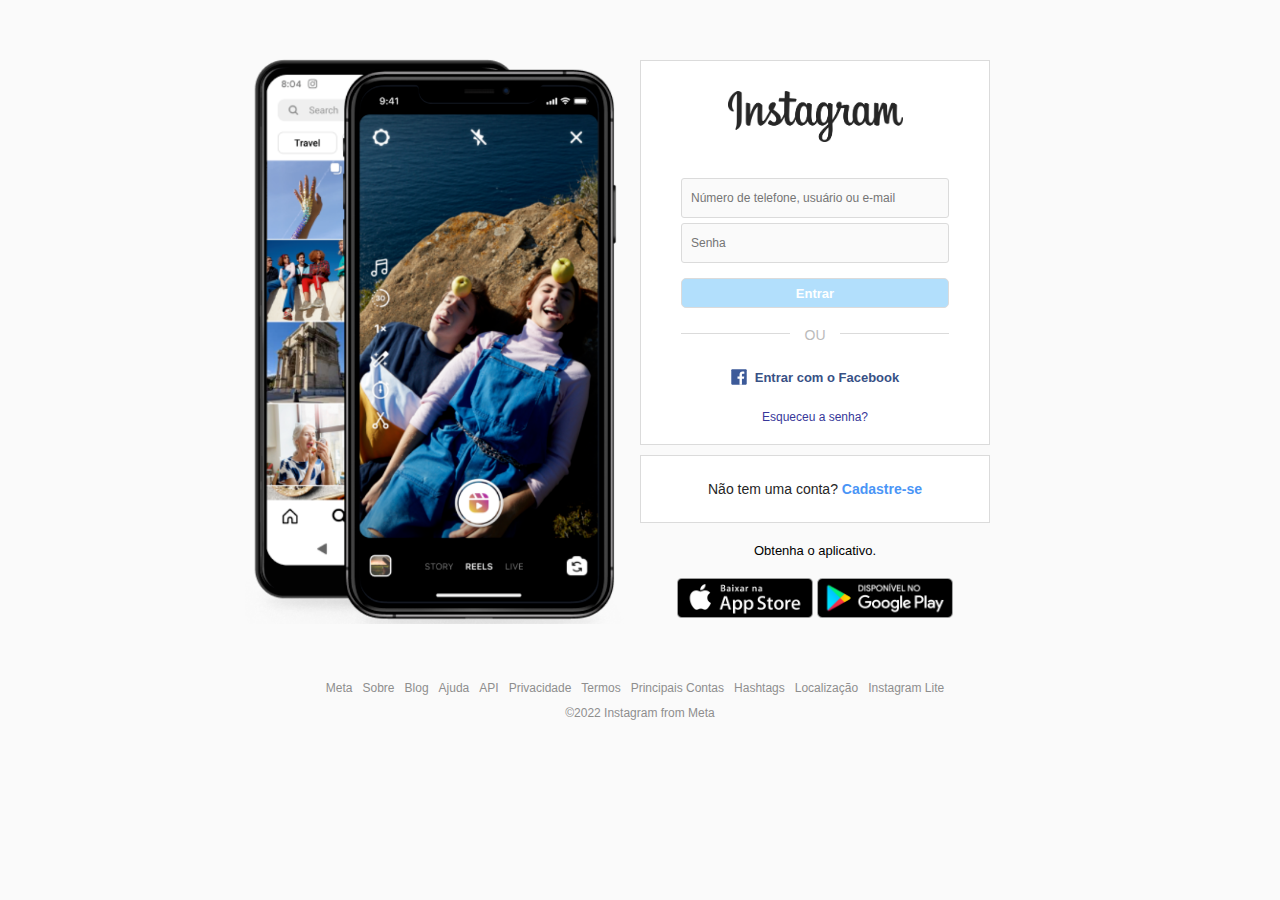
<file: 10_CLONE_HOME_INSTA/index.html>
<!DOCTYPE html>
<html lang="en">
  <head>
    <meta charset="UTF-8" />
    <meta http-equiv="X-UA-Compatible" content="IE=edge" />
    <meta name="viewport" content="width=device-width, initial-scale=1.0" />
    <title>Instagram</title>
    <link rel="stylesheet" href="css/styles.css" />
    <link rel="shortcut icon" href="img/favicon.png" type="image/x-icon" />
  </head>
  <body>
    <main>
      <div id="main-container">
        <!-- Banner Container -->
        <div id="banner-container">
          <img src="img/banner2.png" alt="Crie uma conta no Instagram" />
        </div>
        <!-- Login e Registro -->
        <div id="form-container">
          <div id="form-box">
            <img id="logo-insta" src="img/logo_instagram.png" alt="Instagram" />
            <form id="login-form">
              <input
                type="text"
                name="username"
                placeholder="Número de telefone, usuário ou e-mail"
              />
              <input type="password" name="password" placeholder="Senha" />
              <input type="submit" value="Entrar" />
            </form>
            <div class="separator">
              <div class="line"></div>
              <span>Ou</span>
            </div>
            <div id="other-links">
              <div id="facebook-login">
                <a href="#">
                  <img src="img/logo_facebook.svg" alt="Facebook Login" />
                  <span>Entrar com o Facebook</span>
                </a>
              </div>
              <div id="forgot-pass">
                <a href="#">Esqueceu a senha?</a>
              </div>
            </div>
          </div>
          <div id="register-container">
            <p>Não tem uma conta? <a href="#">Cadastre-se</a></p>
          </div>
          <div id="get-app-container">
            <p>Obtenha o aplicativo.</p>
            <a href="#">
              <img src="img/apple_btn.png" alt="Apple Store" />
            </a>
            <a href="#">
              <img src="img/gplay_btn.png" alt="Google Play" />
            </a>
          </div>
        </div>
      </div>
    </main>
    <footer>
      <nav>
        <ul id="footer-links">
          <li><a href="#">Meta</a></li>
          <li><a href="#">Sobre</a></li>
          <li><a href="#">Blog</a></li>
          <li><a href="#">Ajuda</a></li>
          <li><a href="#">API</a></li>
          <li><a href="#">Privacidade</a></li>
          <li><a href="#">Termos</a></li>
          <li><a href="#">Principais Contas</a></li>
          <li><a href="#">Hashtags</a></li>
          <li><a href="#">Localização</a></li>
          <li><a href="#">Instagram Lite</a></li>
        </ul>
      </nav>
      <p id="copyright">&copy;2022 Instagram from Meta</p>
    </footer>
  </body>
</html>
</file>
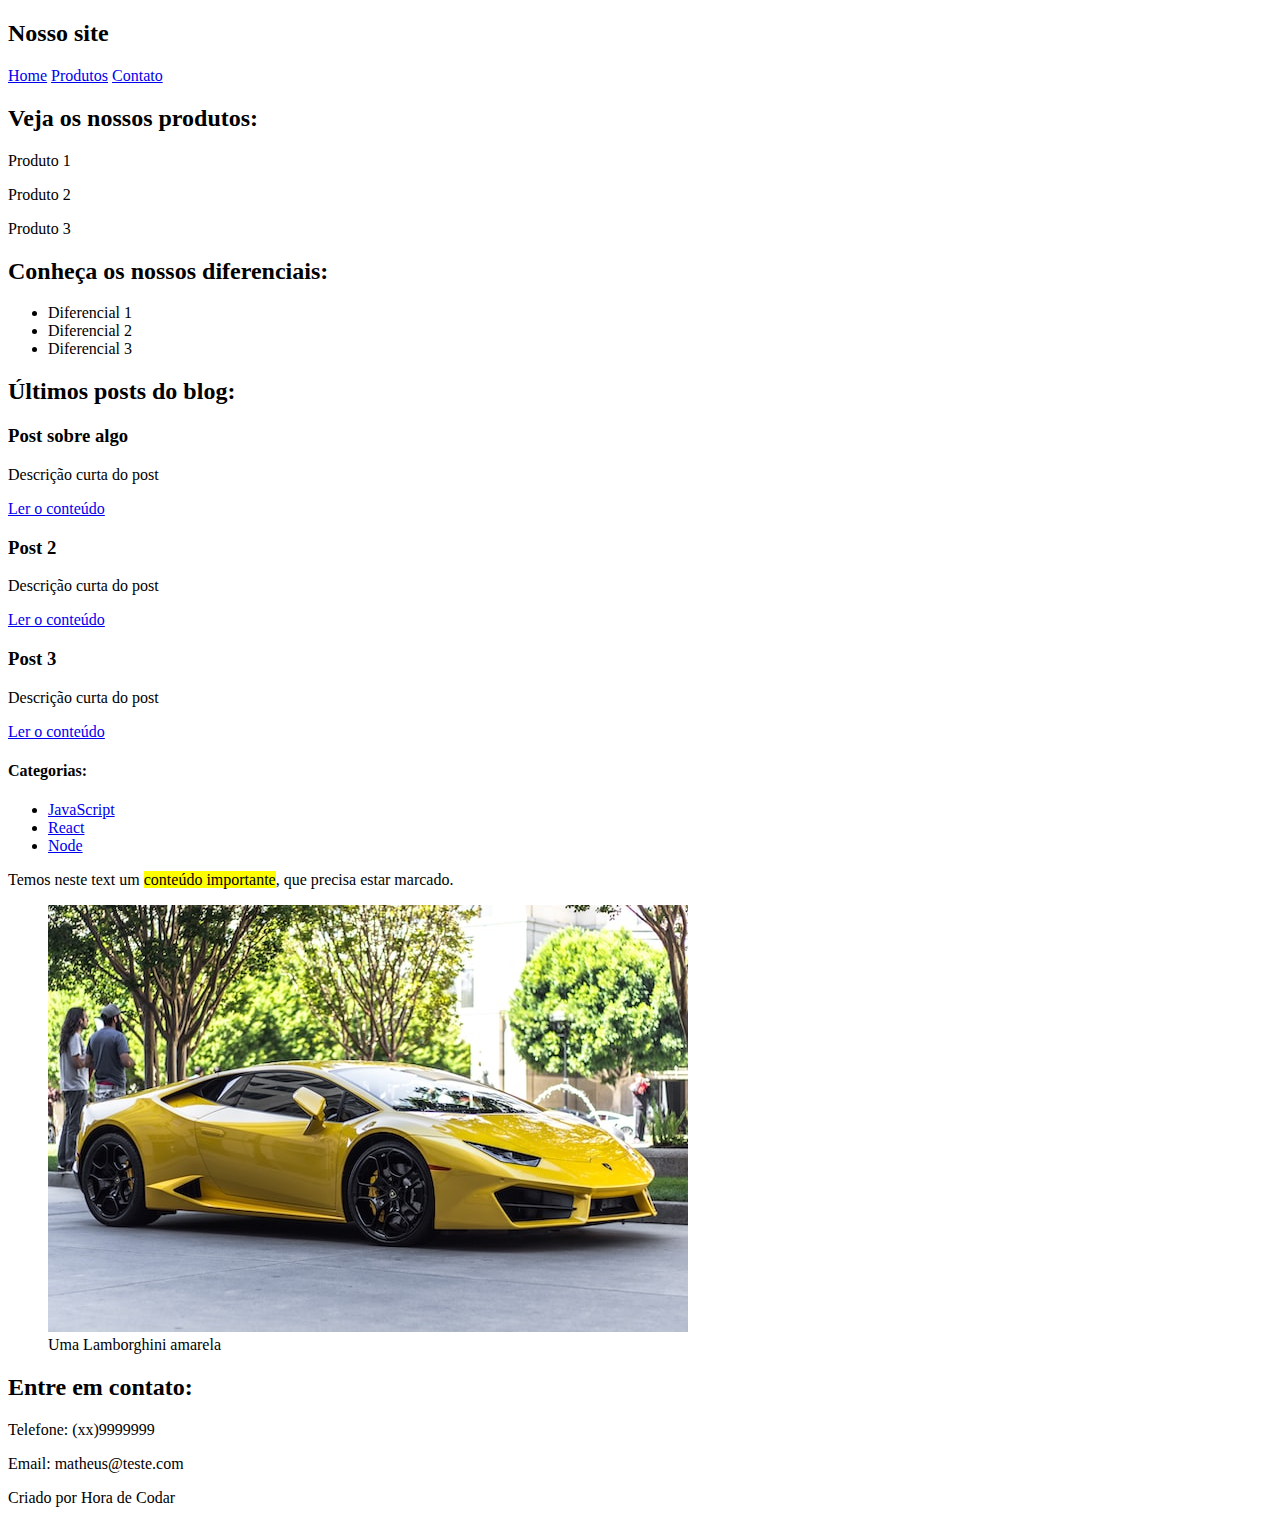
<file: 11_HTML_SEMANTICO/index.html>
<!DOCTYPE html>
<html lang="en">
  <head>
    <meta charset="UTF-8" />
    <meta http-equiv="X-UA-Compatible" content="IE=edge" />
    <meta name="viewport" content="width=device-width, initial-scale=1.0" />
    <title>HTML semântico</title>
  </head>
  <body>
    <!-- 3 - header -->
    <header>
      <h2>Nosso site</h2>
      <!-- <section>
        <a href="#">Home</a>
        <a href="#">Produtos</a>
        <a href="#">Contato</a>
      </section> -->
      <!-- 5 - nav -->
      <nav>
        <a href="#">Home</a>
        <a href="#">Produtos</a>
        <a href="#">Contato</a>
      </nav>
    </header>
    <!-- 8 - main -->
    <main>
      <!-- 1 - section -->
      <section>
        <h2>Veja os nossos produtos:</h2>
        <p>Produto 1</p>
        <p>Produto 2</p>
        <p>Produto 3</p>
      </section>
      <section>
        <h2>Conheça os nossos diferenciais:</h2>
        <ul>
          <li>Diferencial 1</li>
          <li>Diferencial 2</li>
          <li>Diferencial 3</li>
        </ul>
      </section>
      <!-- 2 - article -->
      <section>
        <h2>Últimos posts do blog:</h2>
        <article>
          <h3>Post sobre algo</h3>
          <p>Descrição curta do post</p>
          <a href="#">Ler o conteúdo</a>
        </article>
        <article>
          <h3>Post 2</h3>
          <p>Descrição curta do post</p>
          <a href="#">Ler o conteúdo</a>
        </article>
        <article>
          <h3>Post 3</h3>
          <p>Descrição curta do post</p>
          <a href="#">Ler o conteúdo</a>
        </article>
      </section>
    </main>
    <!-- 6 - aside -->
    <aside>
      <h4>Categorias:</h4>
      <ul>
        <li>
          <a href="#">JavaScript</a>
        </li>
        <li>
          <a href="#">React</a>
        </li>
        <li>
          <a href="#">Node</a>
        </li>
      </ul>
    </aside>
    <!-- 9 - mark -->
    <p>
      Temos neste text um <mark>conteúdo importante</mark>, que precisa estar
      marcado.
    </p>
    <!-- 7 - figure e figcaption -->
    <figure>
      <img src="img/lambo.jpg" alt="Lamborghini" />
      <figcaption>Uma Lamborghini amarela</figcaption>
    </figure>
    <!-- 4 - footer -->
    <footer>
      <div>
        <h2>Entre em contato:</h2>
        <p>Telefone: (xx)9999999</p>
        <p>Email: matheus@teste.com</p>
      </div>
      <p>Criado por Hora de Codar</p>
    </footer>
  </body>
</html>
</file>
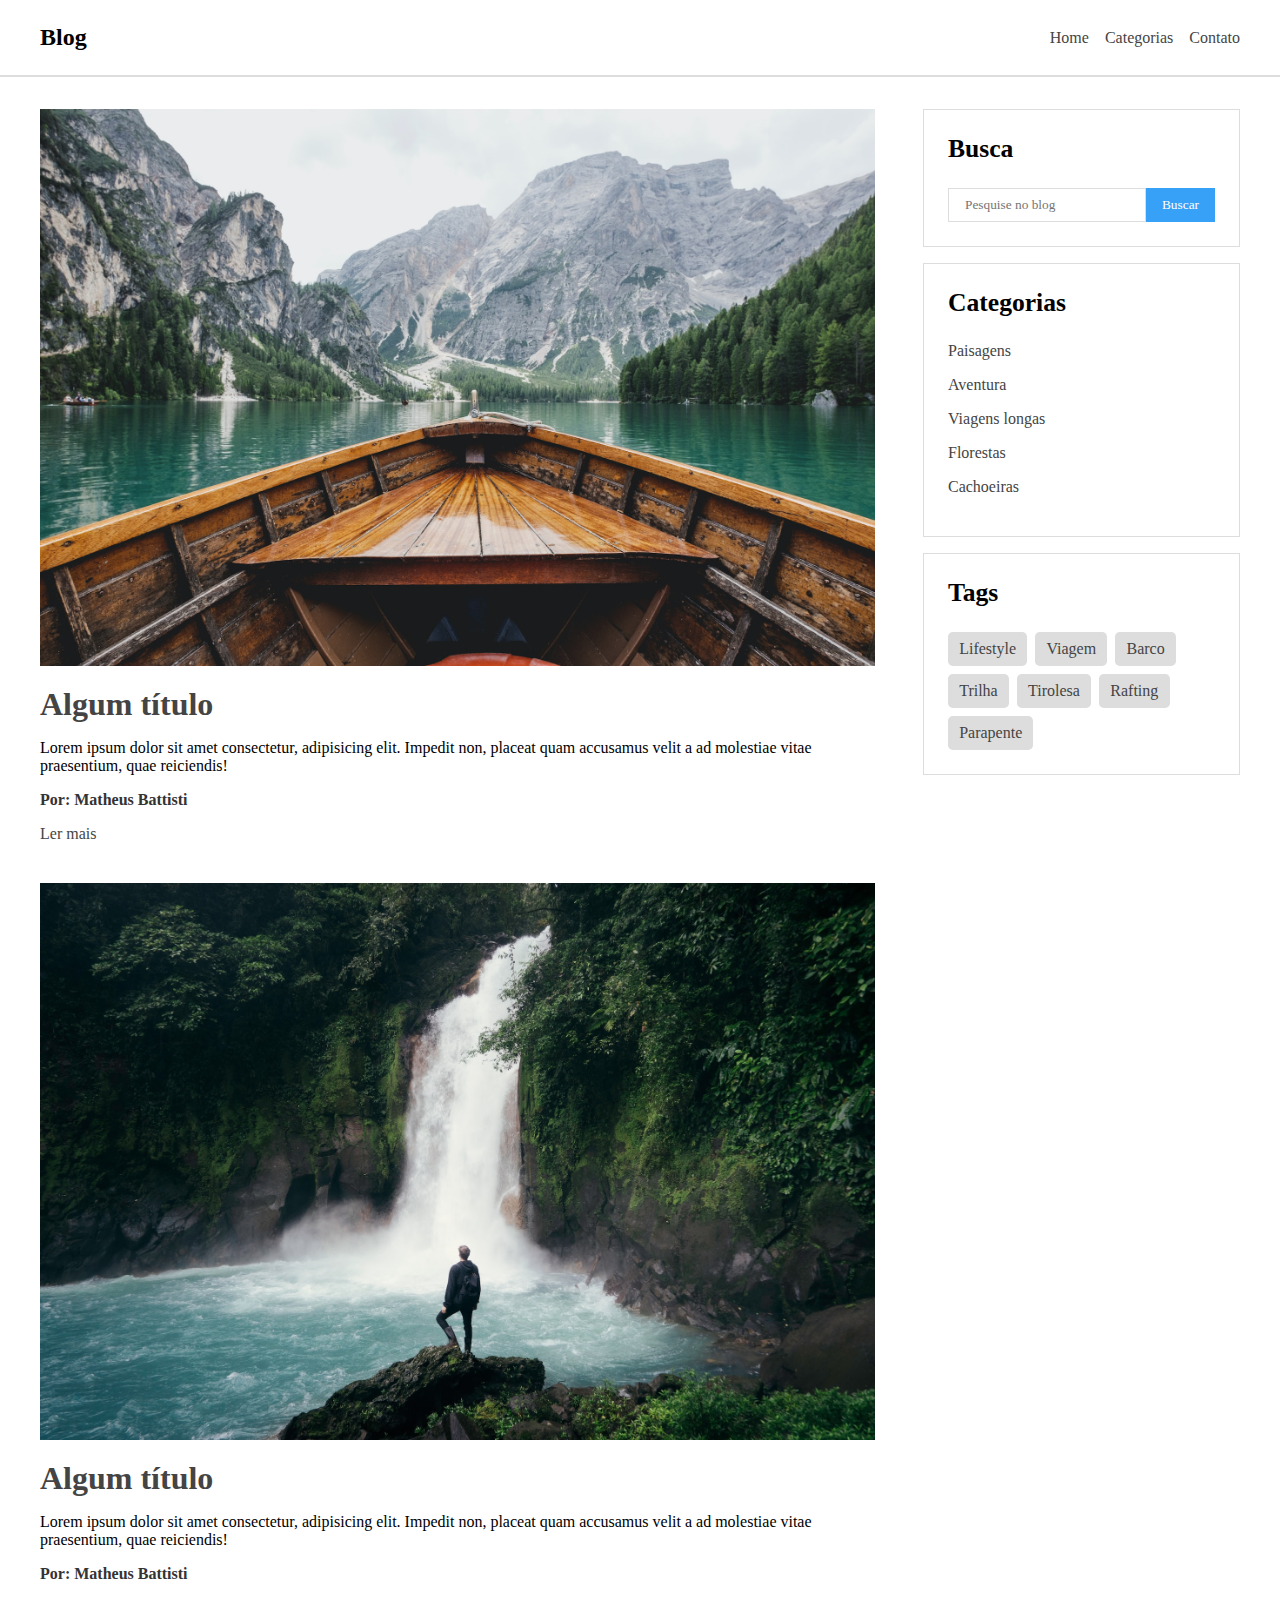
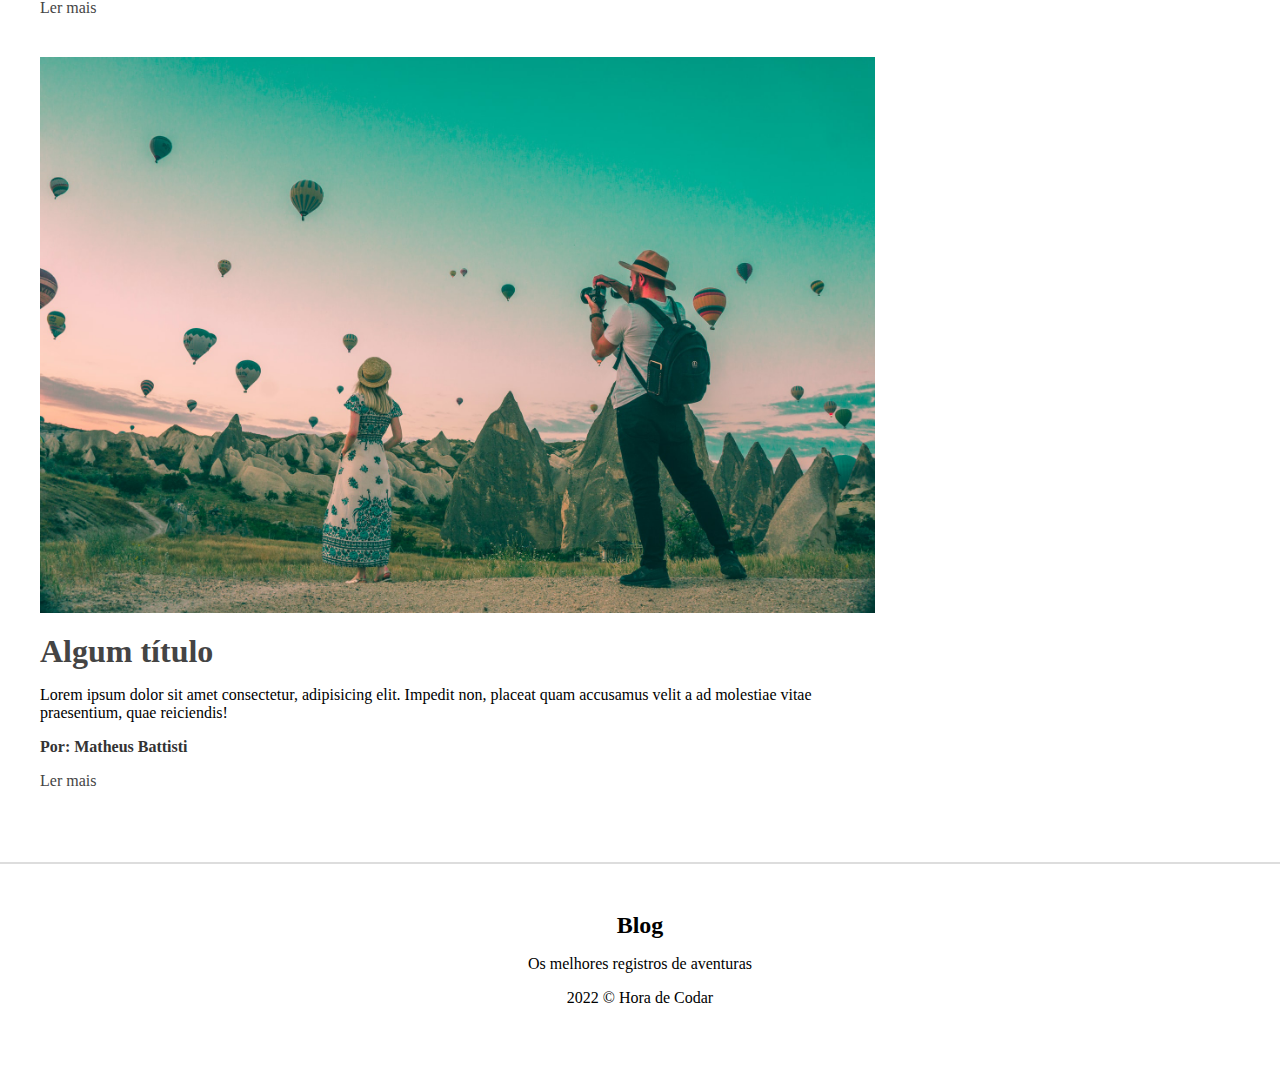
<file: 12_BLOG_PROJETO_HTML_SEMANTICO/index.html>
<!DOCTYPE html>
<html lang="en">
  <head>
    <meta charset="UTF-8" />
    <meta http-equiv="X-UA-Compatible" content="IE=edge" />
    <meta name="viewport" content="width=device-width, initial-scale=1.0" />
    <title>Blog Semântico</title>
    <link rel="stylesheet" href="css/styles.css" />
  </head>
  <body>
    <nav id="navbar">
      <div id="navbar-inner">
        <h2>Blog</h2>
        <ul id="nav-links">
          <li><a href="#">Home</a></li>
          <li><a href="#">Categorias</a></li>
          <li><a href="#">Contato</a></li>
        </ul>
      </div>
    </nav>
    <div class="container">
      <main id="posts-container">
        <article class="post">
          <img src="img/f1.jpg" alt="Passeio de barco" />
          <h3 class="title"><a href="#">Algum título</a></h3>
          <p class="description">
            Lorem ipsum dolor sit amet consectetur, adipisicing elit. Impedit
            non, placeat quam accusamus velit a ad molestiae vitae praesentium,
            quae reiciendis!
          </p>
          <p class="author">Por: Matheus Battisti</p>
          <a href="#">Ler mais</a>
        </article>
        <article class="post">
          <img src="img/f2.jpg" alt="Cachoeira" />
          <h3 class="title"><a href="#">Algum título</a></h3>
          <p class="description">
            Lorem ipsum dolor sit amet consectetur, adipisicing elit. Impedit
            non, placeat quam accusamus velit a ad molestiae vitae praesentium,
            quae reiciendis!
          </p>
          <p class="author">Por: Matheus Battisti</p>
          <a href="#">Ler mais</a>
        </article>
        <article class="post">
          <img src="img/f3.jpg" alt="Balões" />
          <h3 class="title"><a href="#">Algum título</a></h3>
          <p class="description">
            Lorem ipsum dolor sit amet consectetur, adipisicing elit. Impedit
            non, placeat quam accusamus velit a ad molestiae vitae praesentium,
            quae reiciendis!
          </p>
          <p class="author">Por: Matheus Battisti</p>
          <a href="#">Ler mais</a>
        </article>
      </main>
      <aside id="sidebar">
        <section id="search-bar">
          <h4>Busca</h4>
          <form>
            <input type="text" placeholder="Pesquise no blog" />
            <input type="submit" value="Buscar" />
          </form>
        </section>
        <section id="categories">
          <h4>Categorias</h4>
          <nav>
            <ul>
              <li><a href="#">Paisagens</a></li>
              <li><a href="#">Aventura</a></li>
              <li><a href="#">Viagens longas</a></li>
              <li><a href="#">Florestas</a></li>
              <li><a href="#">Cachoeiras</a></li>
            </ul>
          </nav>
        </section>
        <section id="tags">
          <h4>Tags</h4>
          <div id="tags-container">
            <a href="#">Lifestyle</a>
            <a href="#">Viagem</a>
            <a href="#">Barco</a>
            <a href="#">Trilha</a>
            <a href="#">Tirolesa</a>
            <a href="#">Rafting</a>
            <a href="#">Parapente</a>
          </div>
        </section>
      </aside>
    </div>
    <footer id="footer">
      <h2>Blog</h2>
      <p>Os melhores registros de aventuras</p>
      <p>2022 © Hora de Codar</p>
    </footer>
  </body>
</html>
</file>
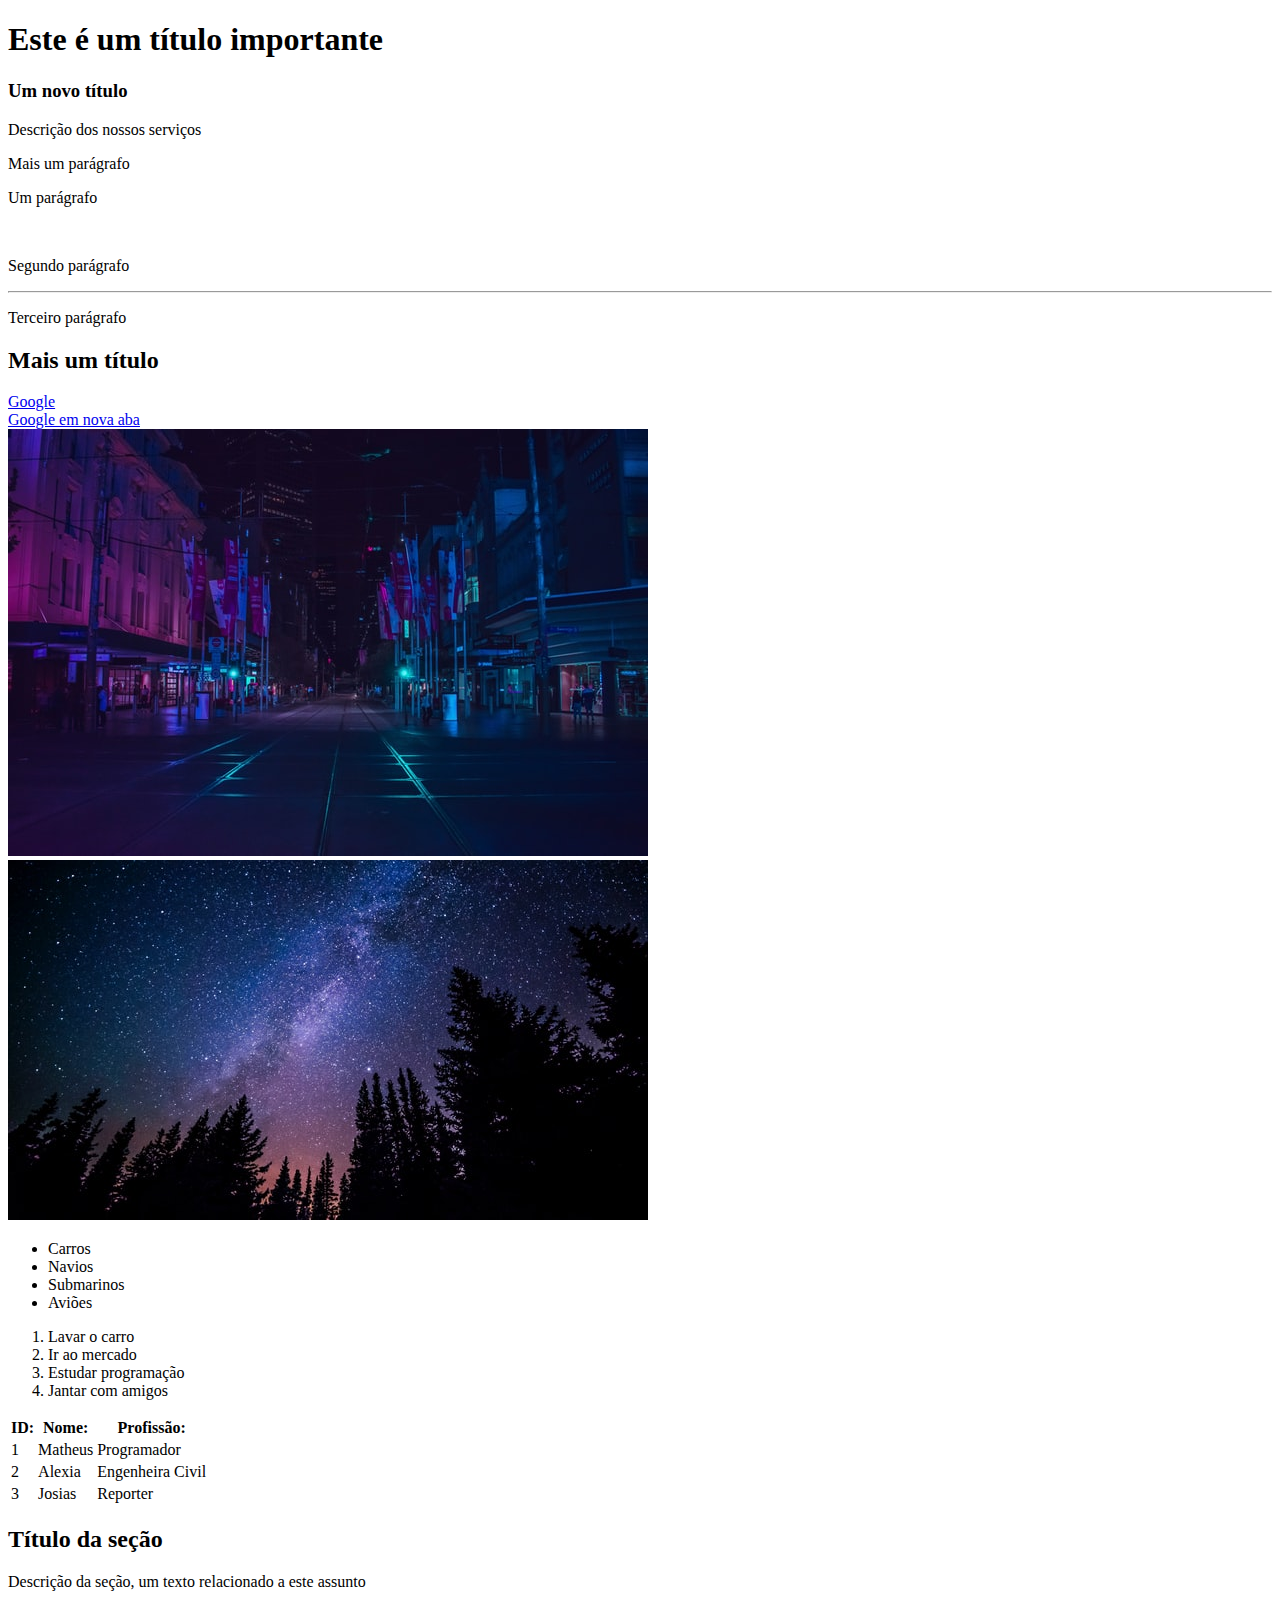
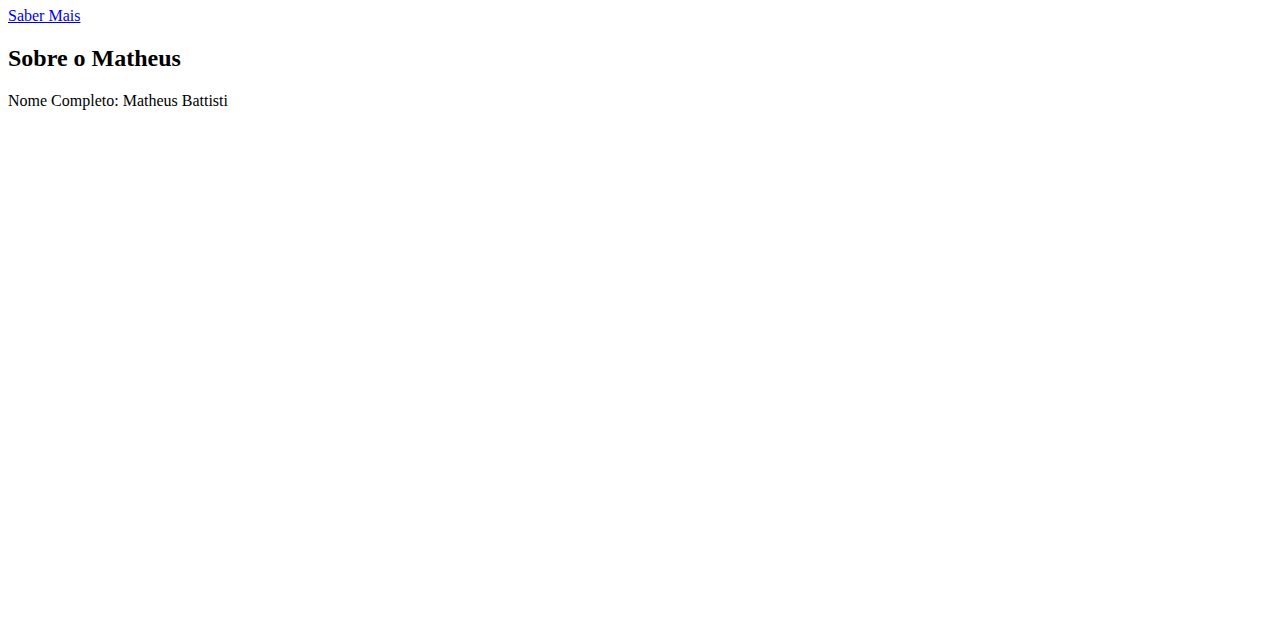
<file: 2_HTML/index.html>
<!DOCTYPE html>
<html>
  <head>
    <title>HTML fundamentos</title>
  </head>
  <body style="padding-bottom: 500px">
    <!-- 1 - títulos -->
    <h1>Este é um título importante</h1>
    <h3>Um novo título</h3>

    <!-- 2 - parágrafos -->
    <p>Descrição dos nossos serviços</p>
    <p>Mais um parágrafo</p>

    <!-- 3 - tags sem conteúdo -->
    <p>Um parágrafo</p>
    <br />
    <p>Segundo parágrafo</p>
    <hr />
    <p>Terceiro parágrafo</p>

    <!-- 4 - comentários -->
    <!-- Este é um comentário -->
    <h2>Mais um título</h2>
    <!-- Outro comentário -->

    <!-- 5 - atributos -->
    <a href="https://google.com">Google</a>
    <br />

    <!-- 6 - Abrir link nova aba -->
    <a href="https://google.com" target="_blank">Google em nova aba</a>
    <br />

    <!-- 7 - imagem -->
    <img src="img/city.jpg" />

    <!-- 8 - atributo alt -->
    <img src="img/nature.jpg" alt="Noite na floresta" />

    <!-- 9 - listas nao ordenadas -->
    <ul>
      <li>Carros</li>
      <li>Navios</li>
      <li>Submarinos</li>
      <li>Aviões</li>
    </ul>

    <!-- 10 - listas ordenadas -->
    <ol>
      <li>Lavar o carro</li>
      <li>Ir ao mercado</li>
      <li>Estudar programação</li>
      <li>Jantar com amigos</li>
    </ol>

    <!-- 11 - tabelas -->
    <table>
      <tr>
        <th>ID:</th>
        <th>Nome:</th>
        <th>Profissão:</th>
      </tr>
      <tr>
        <td>1</td>
        <td>Matheus</td>
        <td>Programador</td>
      </tr>
      <tr>
        <td>2</td>
        <td>Alexia</td>
        <td>Engenheira Civil</td>
      </tr>
      <tr>
        <td>3</td>
        <td>Josias</td>
        <td>Reporter</td>
      </tr>
    </table>

    <!-- 12 - div -->
    <div>
      <h2>Título da seção</h2>
      <p>Descrição da seção, um texto relacionado a este assunto</p>
      <a href="#">Saber Mais</a>
    </div>
    <div>
      <h2>Sobre o Matheus</h2>
      <p>Nome Completo: Matheus Battisti</p>
    </div>
  </body>
</html>
</file>
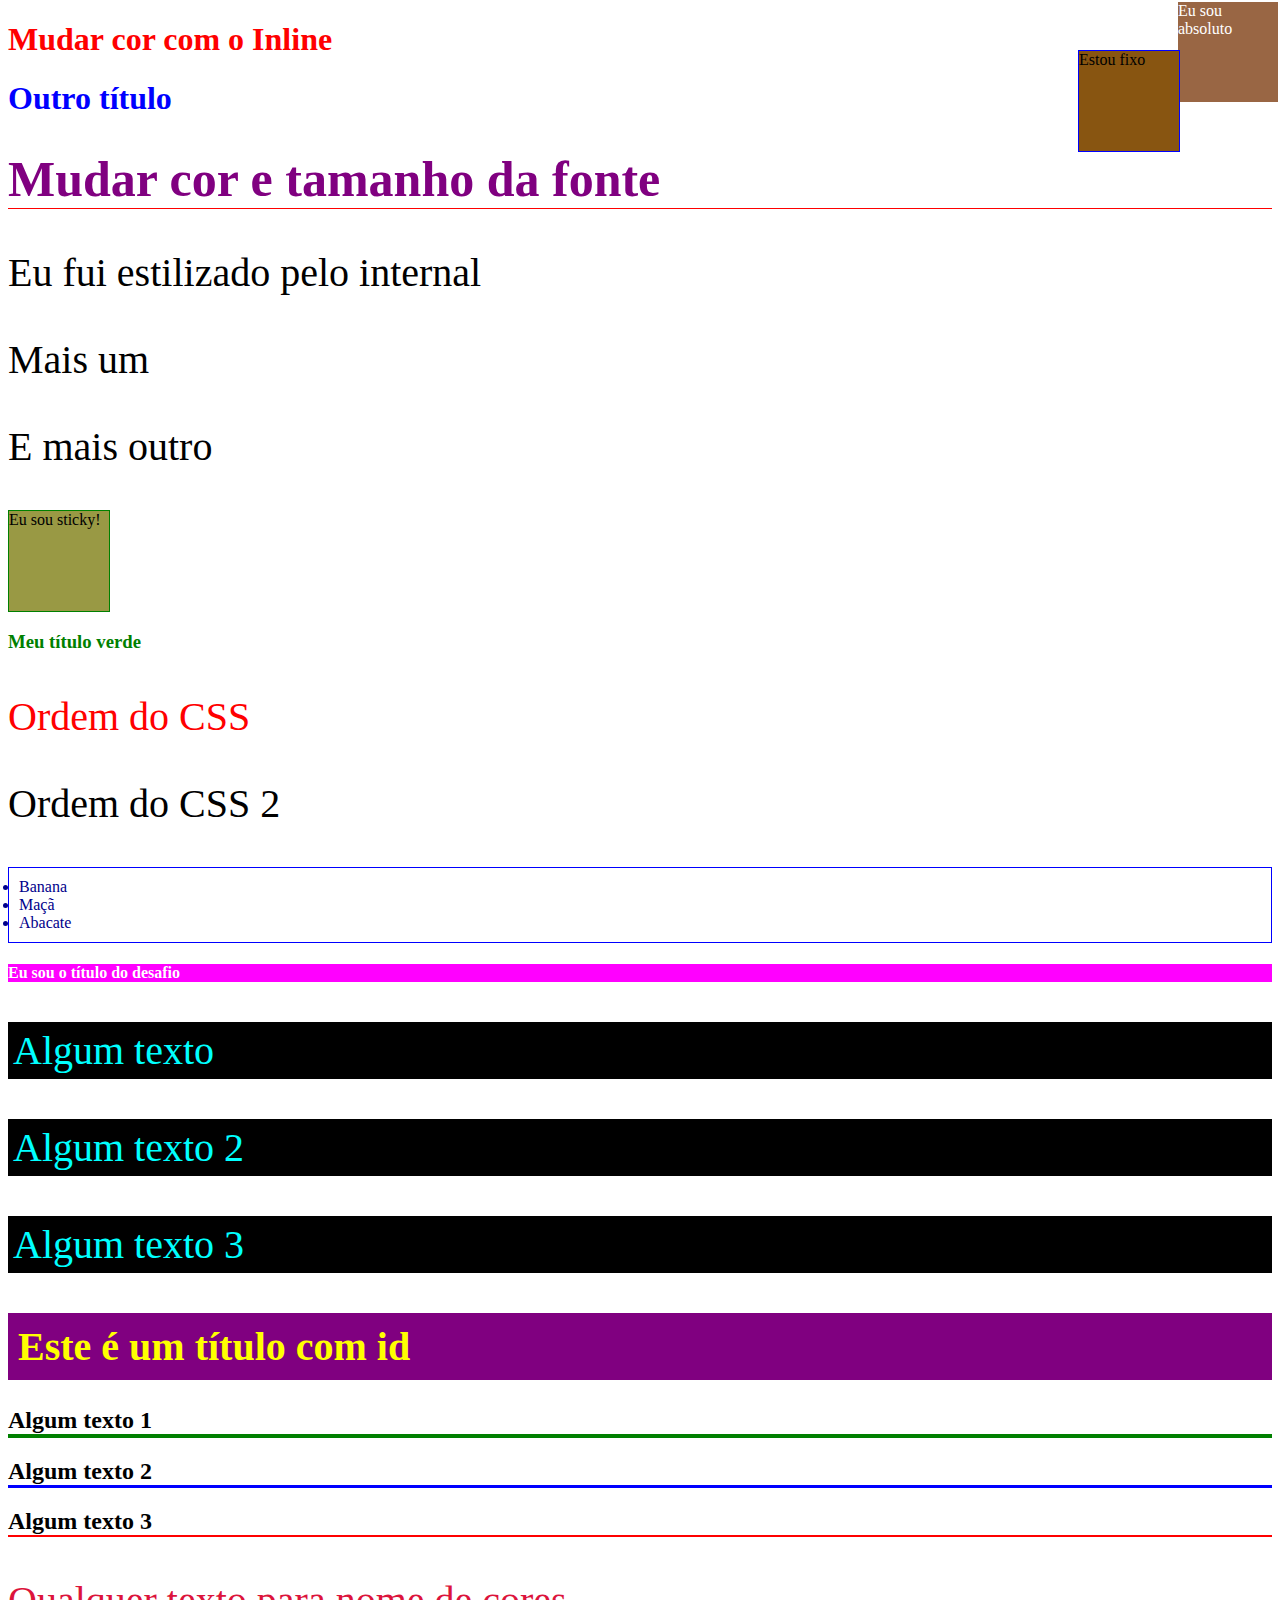
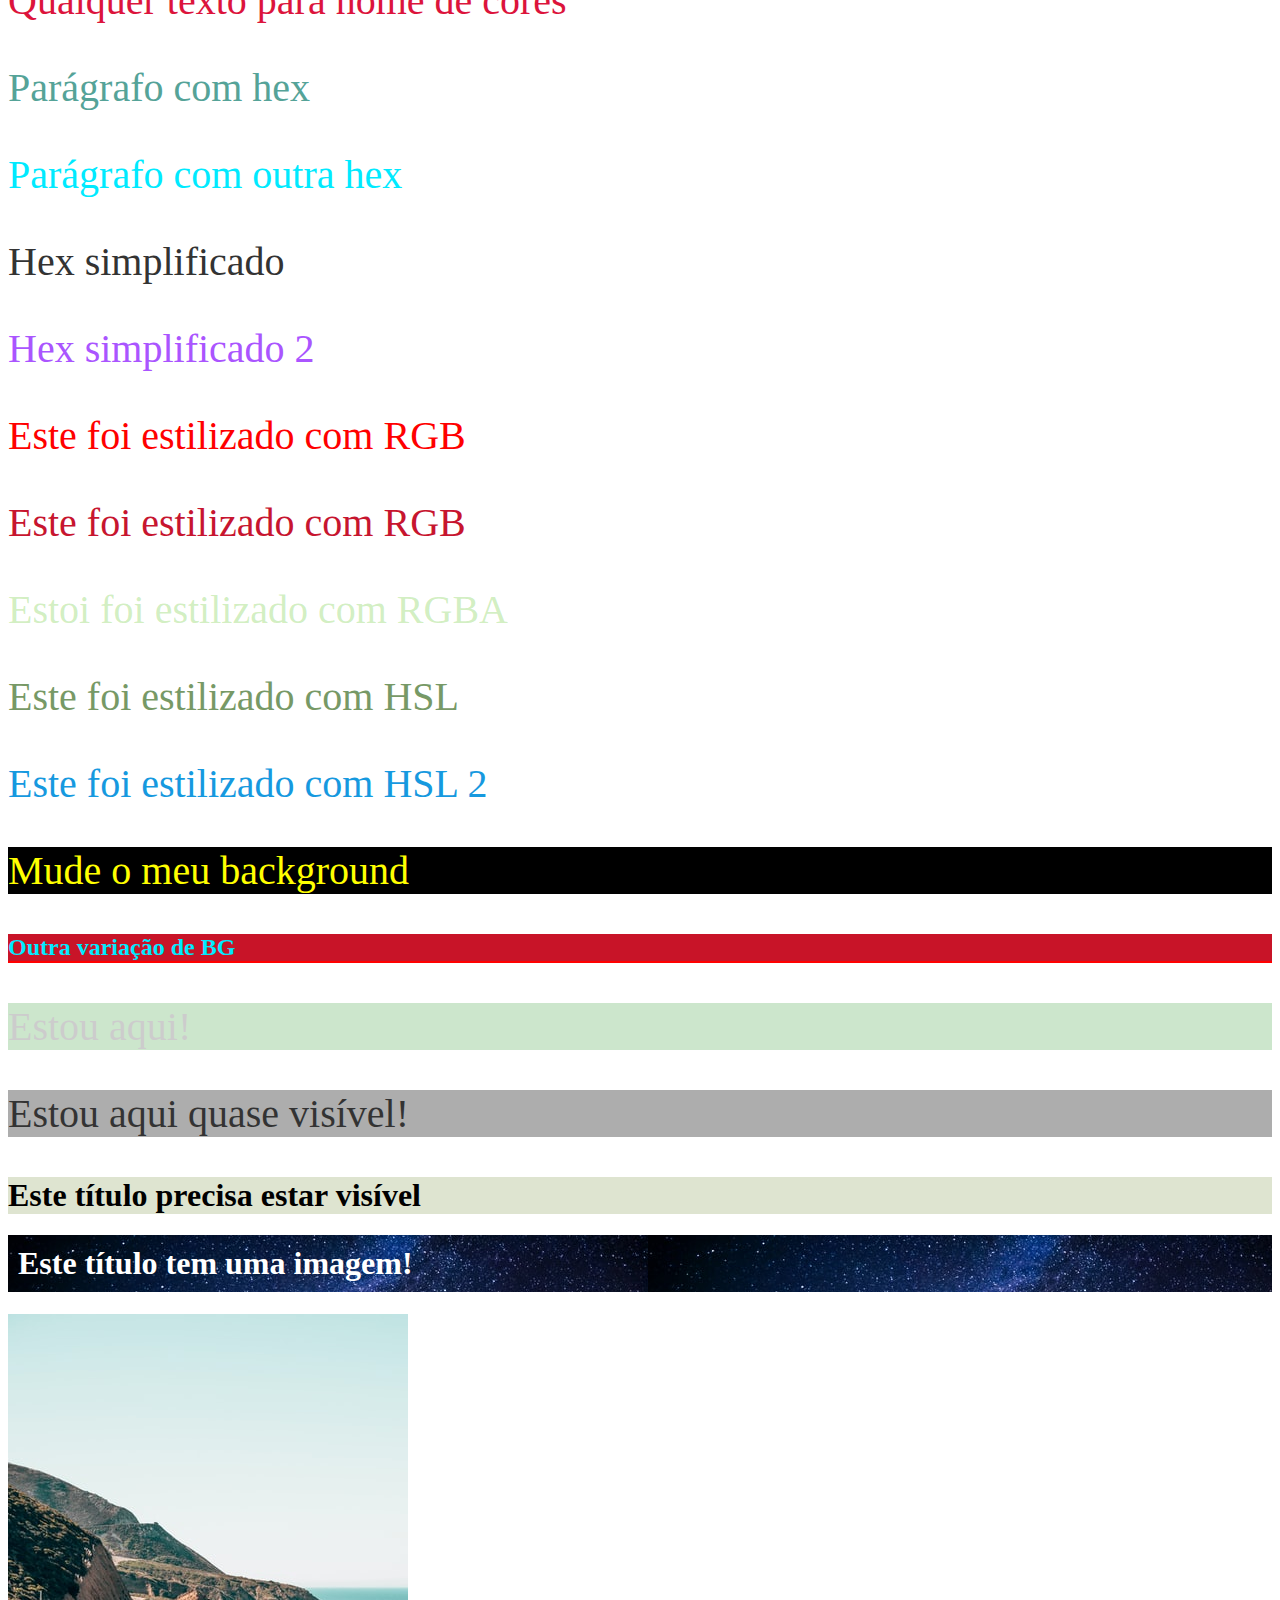
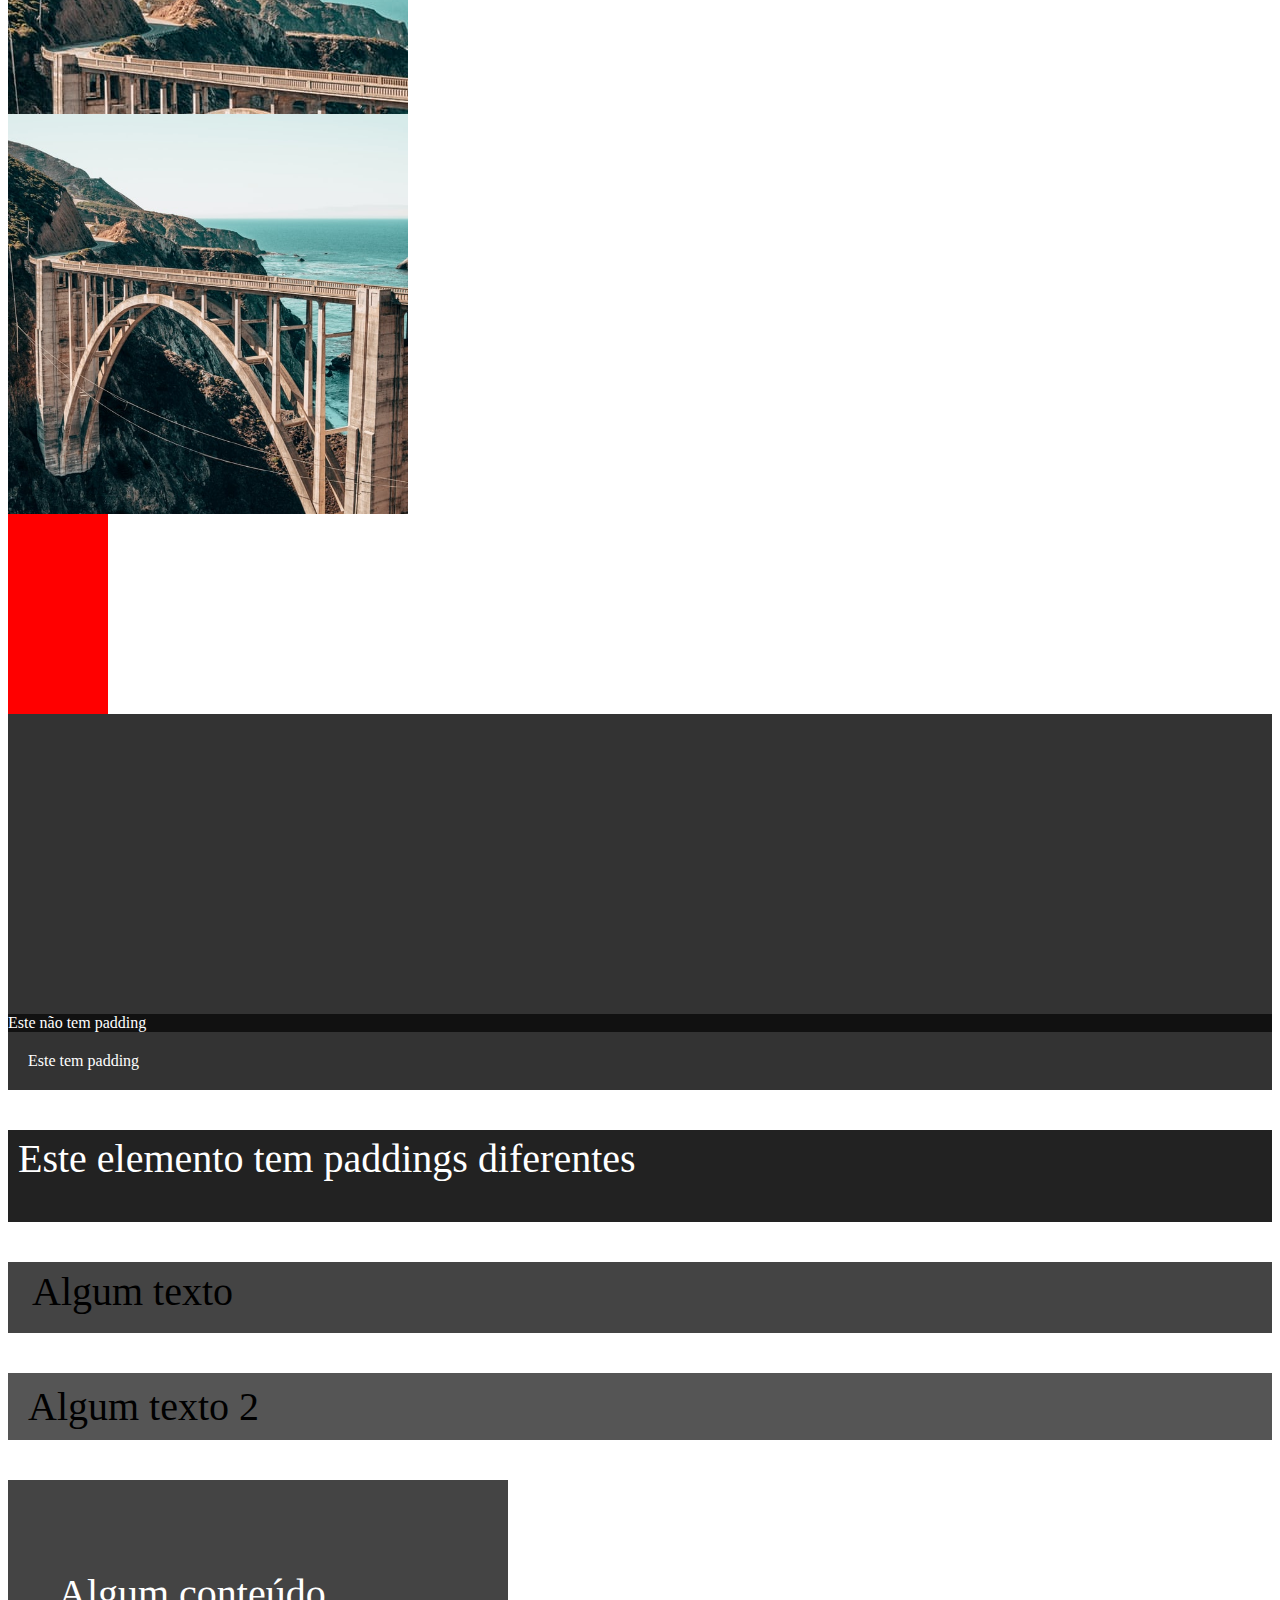
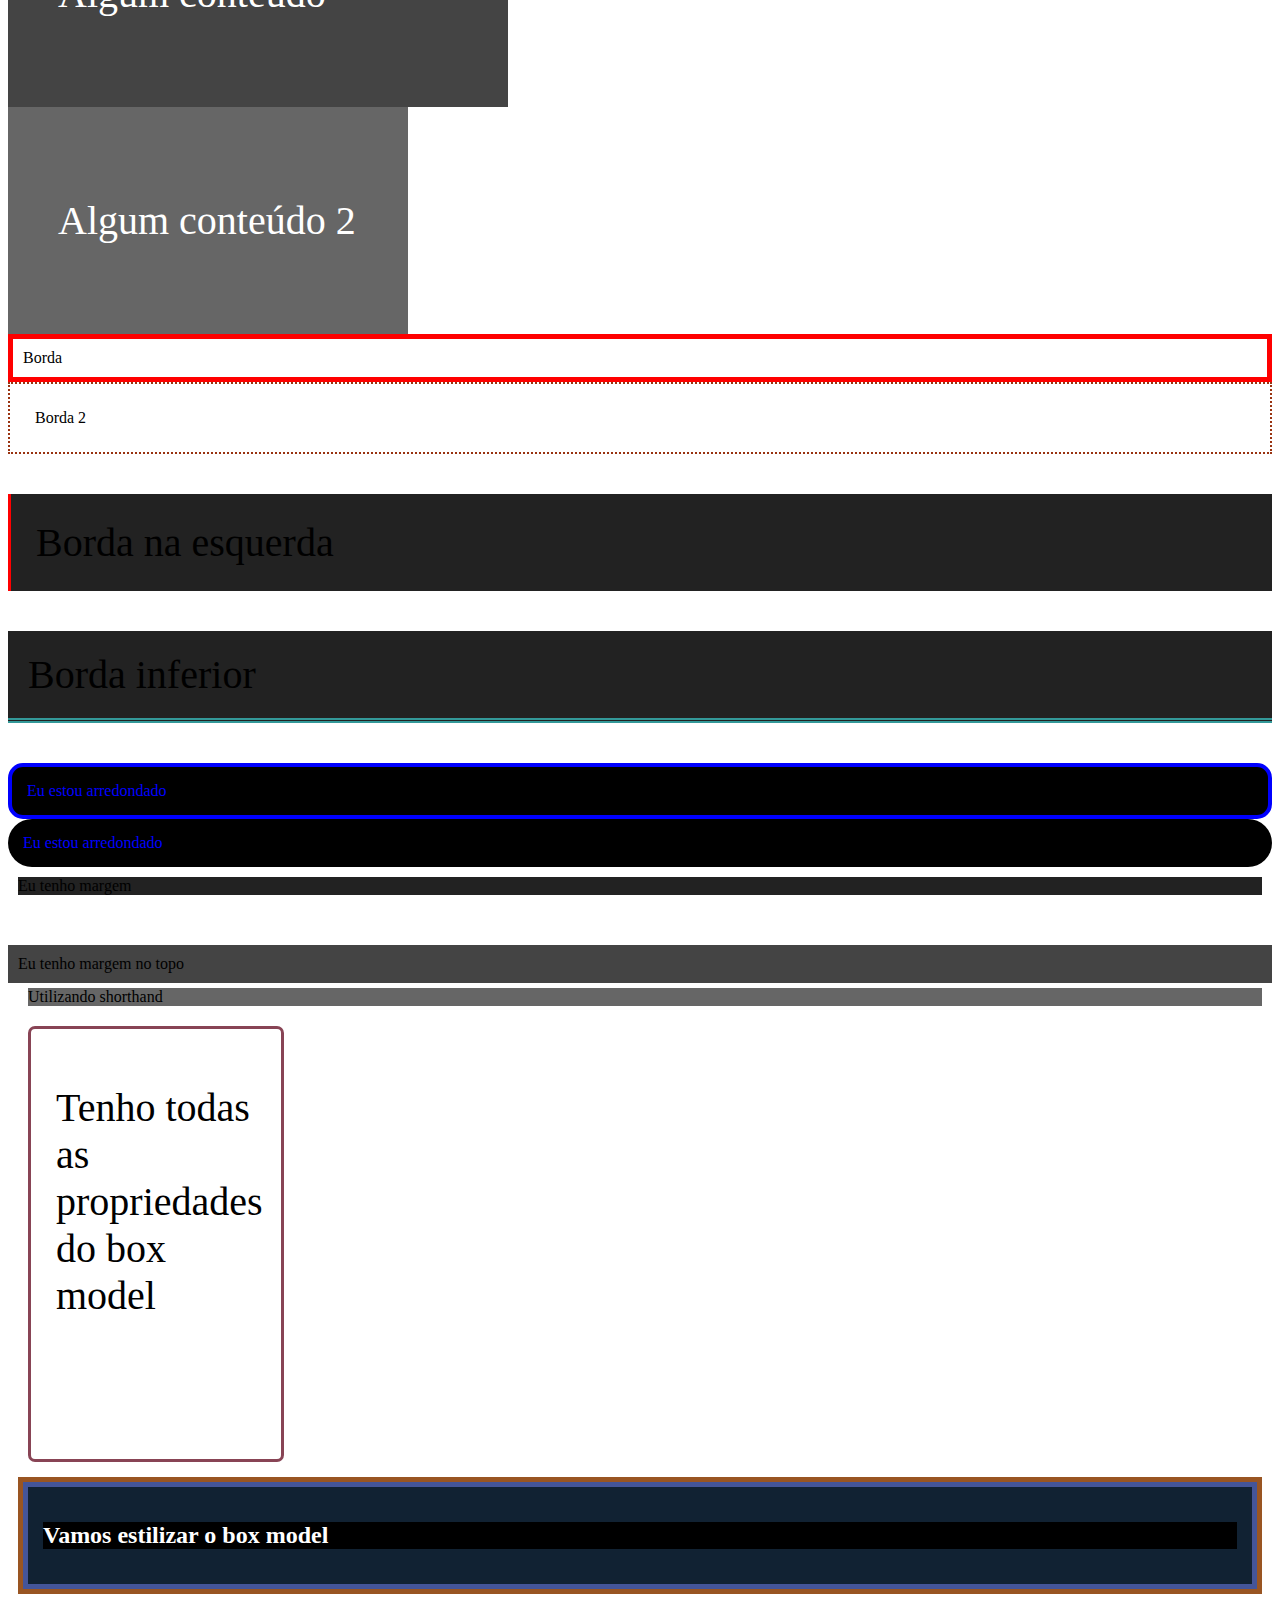
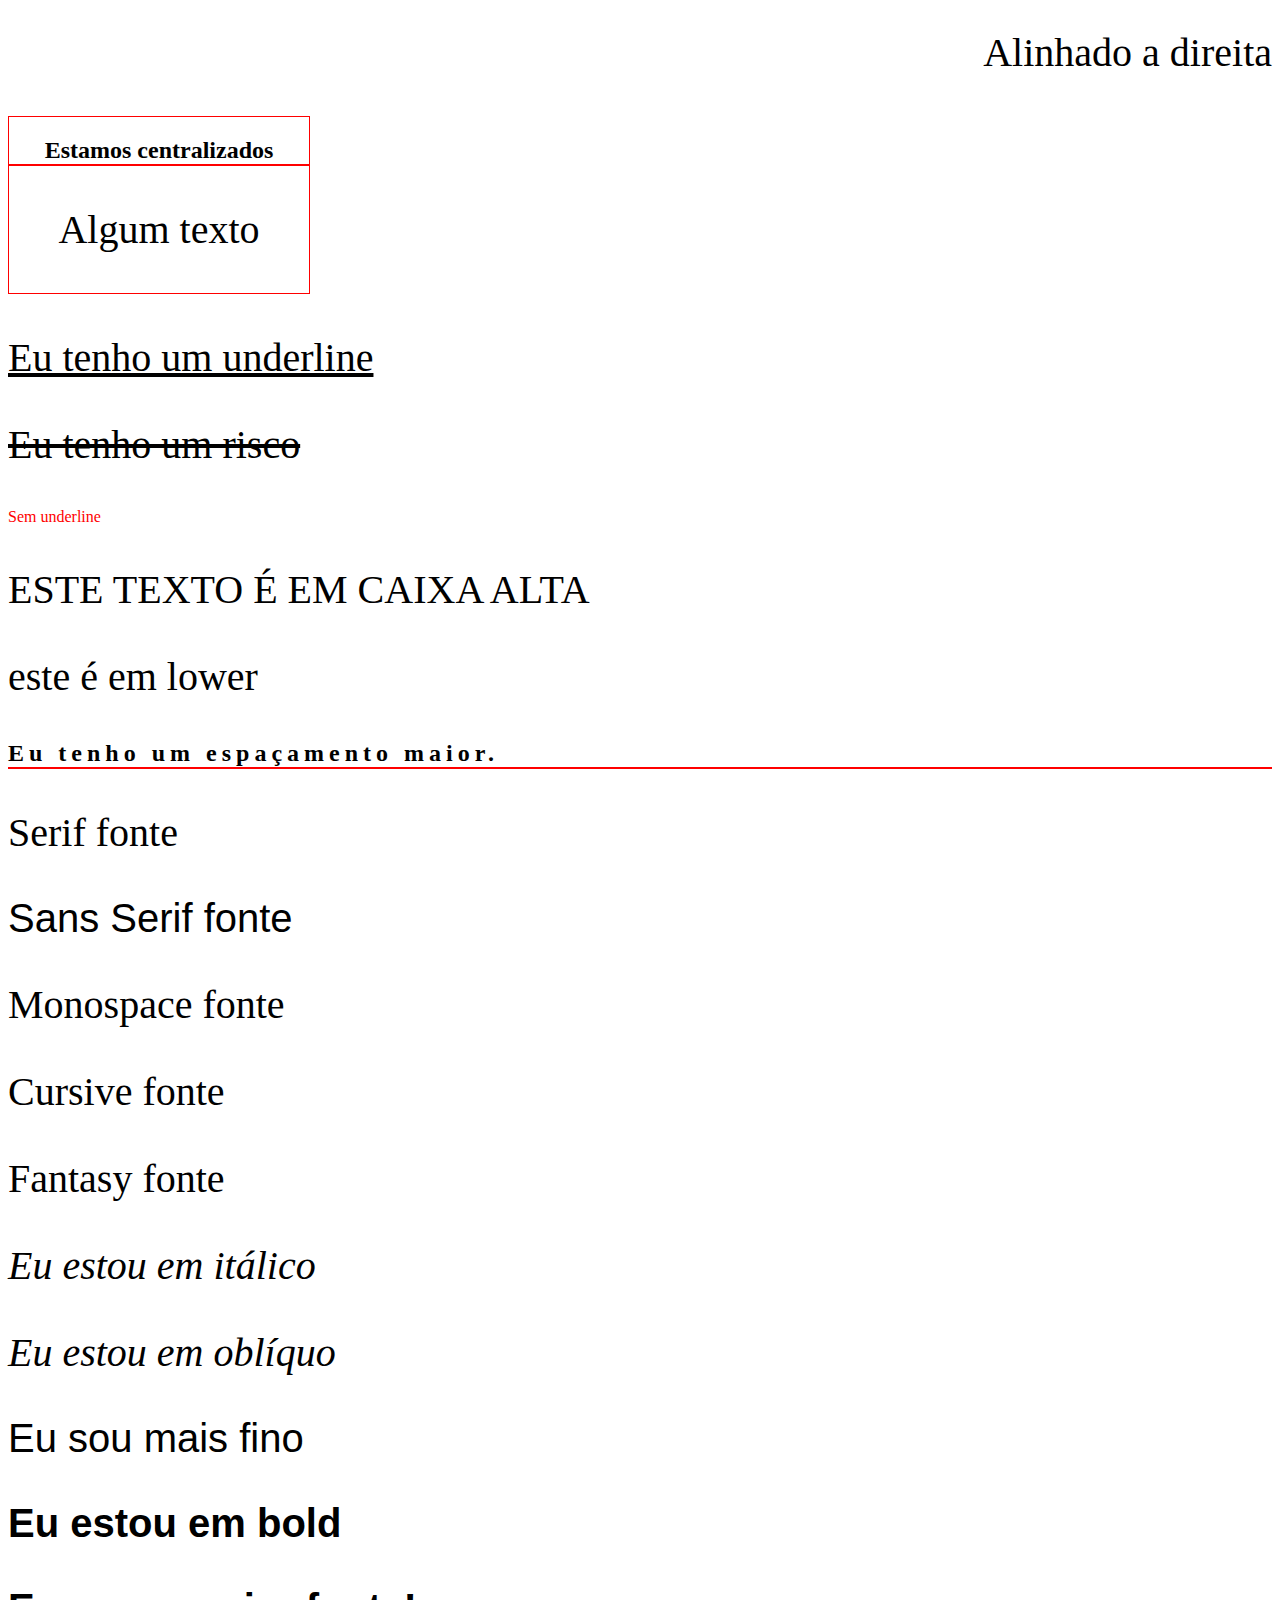
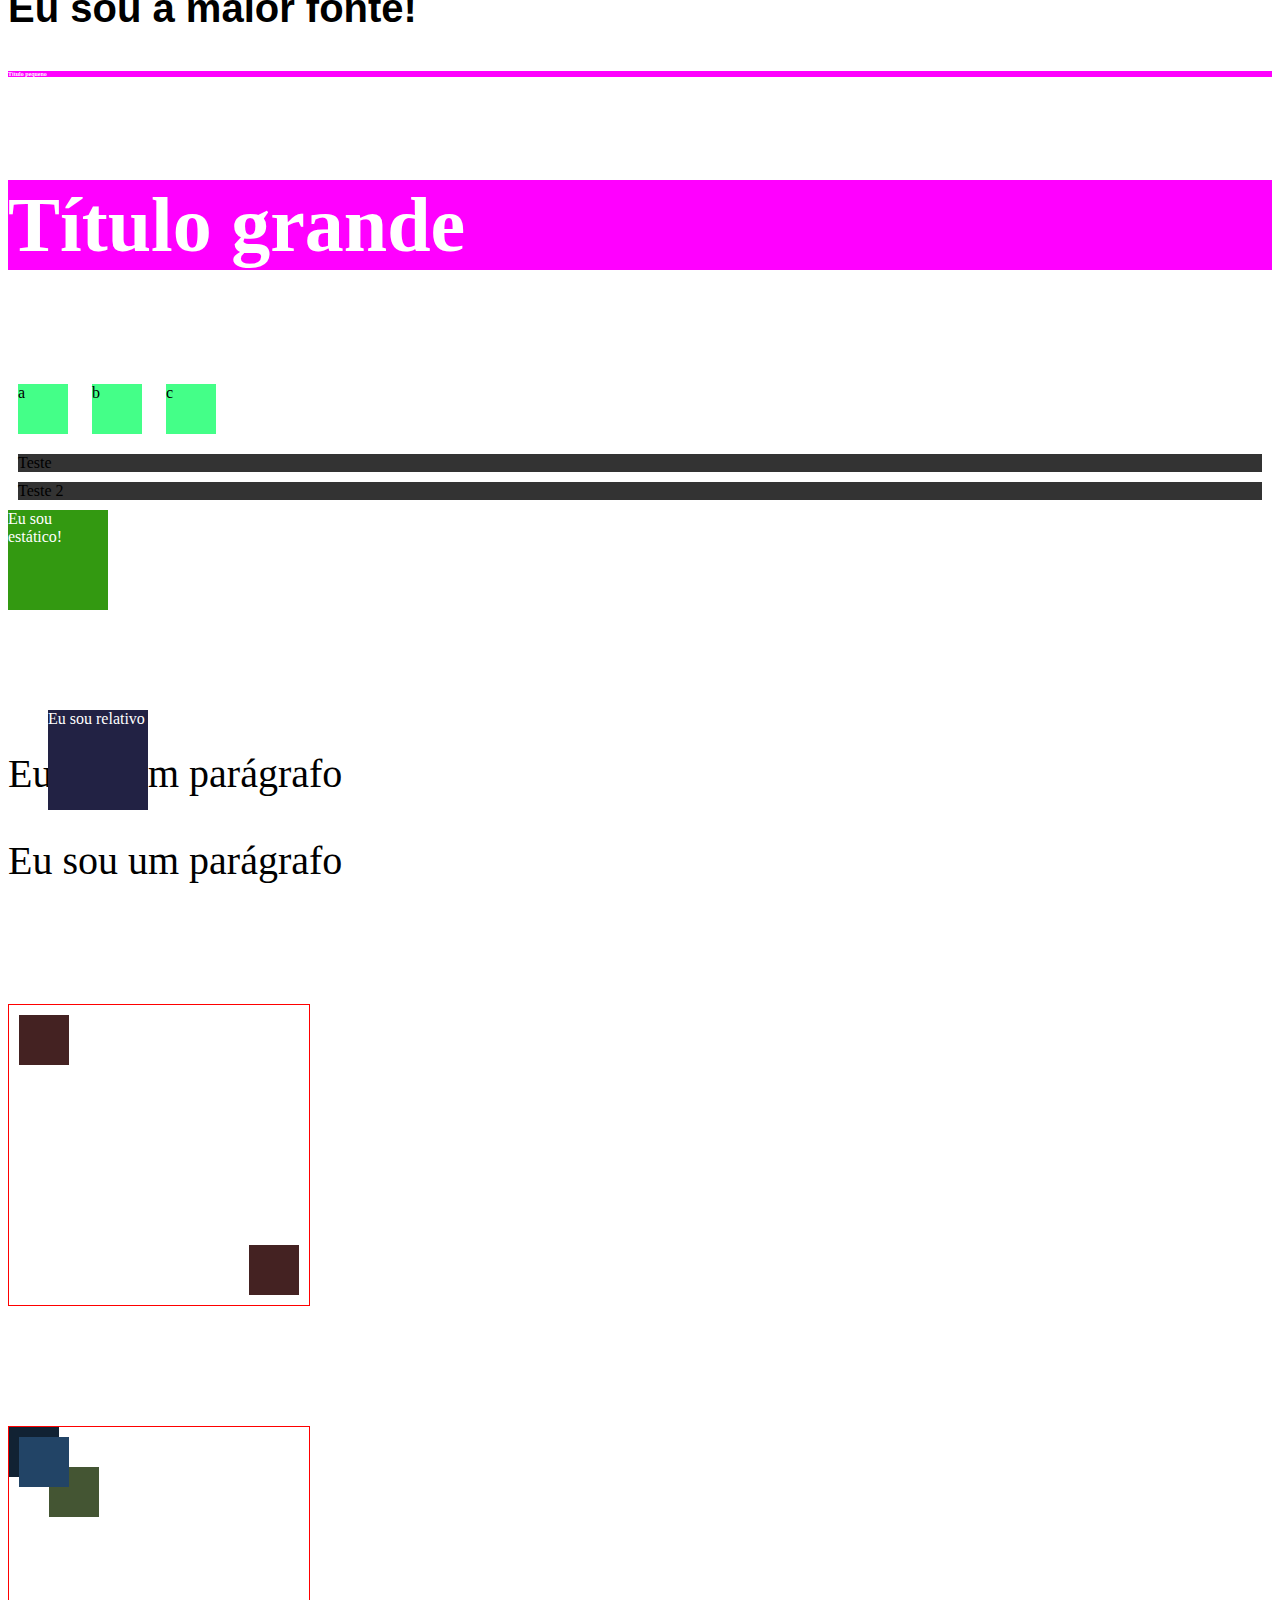
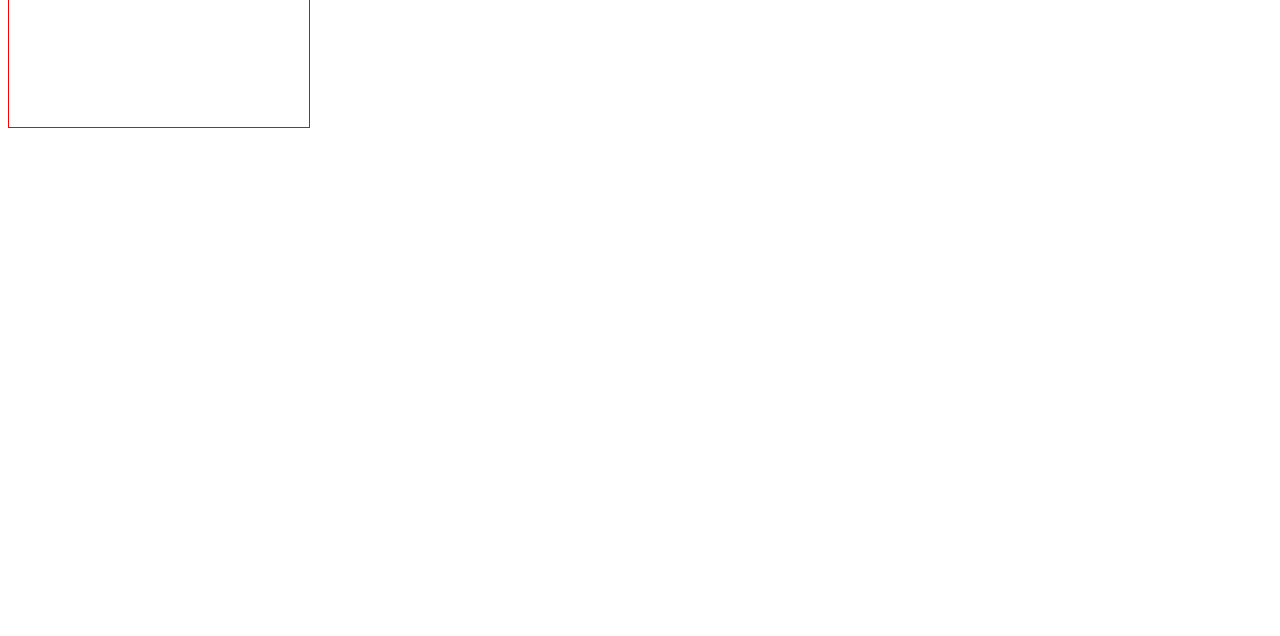
<file: 3_CSS/index.html>
<!DOCTYPE html>
<html lang="en">
  <head>
    <meta charset="UTF-8" />
    <meta http-equiv="X-UA-Compatible" content="IE=edge" />
    <meta name="viewport" content="width=device-width, initial-scale=1.0" />
    <title>CSS</title>
    <!-- 3 - Internal CSS -->
    <style>
      p {
        /* color: gold; */
        font-size: 40px;
      }
    </style>
    <!-- 4 - External CSS -->
    <!-- Cascading Style Sheets -->
    <link rel="stylesheet" href="css/styles.css" />
    <link rel="stylesheet" href="css/lists.css" />
    <link rel="stylesheet" href="css/titles.css" />
  </head>
  <body>
    <!-- 1 - Inline CSS -->
    <h1 style="color: red">Mudar cor com o Inline</h1>
    <h1 style="color: blue">Outro título</h1>

    <!-- 2 - Múltiplas regras -->
    <h1 style="color: purple; font-size: 50px; border-bottom: 1px solid red">
      Mudar cor e tamanho da fonte
    </h1>

    <!-- 3 - Internal CSS -->
    <p>Eu fui estilizado pelo internal</p>
    <p>Mais um</p>
    <p>E mais outro</p>

    <!-- 48 - sticky -->
    <div class="sticky">
      <span>Eu sou sticky!</span>
    </div>

    <!-- 4 - External CSS -->
    <h3>Meu título verde</h3>

    <!-- 5 - Ordem do CSS -->
    <p style="color: red">Ordem do CSS</p>
    <p>Ordem do CSS 2</p>

    <!-- 6 - multiplos CSS -->
    <ul>
      <li>Banana</li>
      <li>Maçã</li>
      <li>Abacate</li>
    </ul>

    <!-- 7 - desafio 2 -->
    <h4>Eu sou o título do desafio</h4>

    <!-- 8 - classes -->
    <p class="paragraph">Algum texto</p>
    <p class="paragraph">Algum texto 2</p>
    <p class="paragraph">Algum texto 3</p>

    <!-- 9 - id -->
    <h1 id="exclusive-title">Este é um título com id</h1>

    <!-- 10 - multiplas regras, ordem do css -->
    <h2 id="algum-titulo" class="titulo">Algum texto 1</h2>
    <h2 class="titulo">Algum texto 2</h2>
    <h2>Algum texto 3</h2>

    <!-- 11 - nome de cor -->
    <p class="color-name">Qualquer texto para nome de cores</p>

    <!-- 12 - hex -->
    <p class="hex">Parágrafo com hex</p>
    <p class="hex-2">Parágrafo com outra hex</p>

    <!-- 13 - mais sobre hex -->
    <p class="simple-hex">Hex simplificado</p>
    <p class="simple-hex-2">Hex simplificado 2</p>

    <!-- 14 - rgb -->
    <p class="rgb">Este foi estilizado com RGB</p>

    <p class="mixed-rgb">Este foi estilizado com RGB</p>

    <!-- 15 - rgba -->
    <p class="rgba">Estoi foi estilizado com RGBA</p>

    <!-- 16 - hsl -->
    <p class="hsl">Este foi estilizado com HSL</p>

    <p class="hsl-2">Este foi estilizado com HSL 2</p>

    <!-- 17 - background-color -->
    <p class="bg">Mude o meu background</p>
    <h2 class="bg-2">Outra variação de BG</h2>

    <!-- 18 - opacidade no bg -->
    <div class="bg-opacity">
      <p>Estou aqui!</p>
    </div>

    <div class="bg-opacity-2">
      <p>Estou aqui quase visível!</p>
    </div>

    <!-- 19 - rgba com opacidade -->
    <div class="rgba-opacity">
      <h1>Este título precisa estar visível</h1>
    </div>

    <!-- 20 - bg image  -->
    <h1 class="bg-image">Este título tem uma imagem!</h1>

    <!-- 21 - centralizar img de bg -->
    <div class="not-centered-bg"></div>
    <div class="centered-bg"></div>

    <!-- 22 - largura e altura -->
    <div class="height-width"></div>
    <div class="height-width-2"></div>

    <!-- 23 - padding -->
    <div class="without-padding">Este não tem padding</div>
    <div class="padding">Este tem padding</div>

    <!-- 24 - padding individual -->
    <p class="padding-individual">Este elemento tem paddings diferentes</p>

    <!-- 25 - shorthand padding -->
    <p class="shorthand-padding">Algum texto</p>
    <p class="shorthand-padding-2">Algum texto 2</p>

    <!-- 26 - padding com width -->
    <div class="without-border-box">
      <p>Algum conteúdo</p>
    </div>
    <div class="border-box">
      <p>Algum conteúdo 2</p>
    </div>

    <!-- 27 - border -->
    <div class="border">Borda</div>
    <div class="border-2">Borda 2</div>

    <!-- 28 - borda individual -->
    <p class="border-left">Borda na esquerda</p>
    <p class="border-bottom">Borda inferior</p>

    <!-- 29 - borda arredondada -->
    <div class="rounded-p">Eu estou arredondado</div>
    <div class="rounded-p-2">Eu estou arredondado</div>

    <!-- 30 - margem -->
    <div class="margin">Eu tenho margem</div>
    <div class="margin-top">Eu tenho margem no topo</div>
    <div class="margin-shorthand">Utilizando shorthand</div>

    <!-- 31 - box model -->
    <div class="box-model">
      <p>Tenho todas as propriedades do box model</p>
    </div>

    <!-- 32 - desafio 3 -->
    <div id="box-model-challenge">
      <h2 class="challenge-title">Vamos estilizar o box model</h2>
    </div>

    <!-- 33 - text alignment -->
    <p class="text-aligned">Alinhado a direita</p>
    <div class="container-center">
      <h2>Estamos centralizados</h2>
      <p>Algum texto</p>
    </div>

    <!-- 34 - text decoration -->
    <p class="underline">Eu tenho um underline</p>
    <p class="line-trough">Eu tenho um risco</p>
    <a href="#" class="remove-underline">Sem underline</a>

    <!-- 35 - text transform -->
    <p class="upper">Este texto é em caixa alta</p>
    <p class="lower">ESTE É EM LOWER</p>

    <!-- 36 - letter spacing -->
    <h2 class="spacing">Eu tenho um espaçamento maior.</h2>

    <!-- 37 - fontes -->
    <p class="serif">Serif fonte</p>
    <p class="sans-serif">Sans Serif fonte</p>
    <p class="monospace">Monospace fonte</p>
    <p class="cursive">Cursive fonte</p>
    <p class="fantasy">Fantasy fonte</p>

    <!-- 38 - font style -->
    <p class="italic">Eu estou em itálico</p>
    <p class="oblique">Eu estou em oblíquo</p>

    <!-- 39 - font weight -->
    <p class="thin">Eu sou mais fino</p>
    <p class="bold">Eu estou em bold</p>
    <p class="bolder">Eu sou a maior fonte!</p>

    <!-- 40 font-size -->
    <h4 class="small">Título pequeno</h4>
    <h4 class="big">Título grande</h4>

    <!-- 41 - display -->
    <div class="inline-box">a</div>
    <div class="inline-box">b</div>
    <div class="inline-box">c</div>
    <span class="block">Teste</span>
    <span class="block">Teste 2</span>

    <!-- 42 - escondendo elementos -->
    <p class="invisible">Me encontre se puder</p>

    <!-- 43 - static -->
    <div class="static">
      <span>Eu sou estático!</span>
    </div>

    <!-- 44 - relative -->
    <div class="relative">
      <span>Eu sou relativo</span>
    </div>
    <p>Eu sou um parágrafo</p>

    <!-- 45 - absolute -->
    <div class="absolute">
      <span>Eu sou absoluto</span>
    </div>
    <p>Eu sou um parágrafo</p>

    <!-- 46 - relative com absolute -->
    <div class="relative-container">
      <div class="absolute-1"></div>
      <div class="absolute-2"></div>
    </div>

    <!-- 47 - fixed -->
    <div class="fixed">
      <span>Estou fixo</span>
    </div>

    <!-- 48 - z-index -->
    <div class="relative-container">
      <div class="absolute-3"></div>
      <div class="absolute-4"></div>
      <div class="absolute-5"></div>
    </div>
  </body>
</html>
</file>
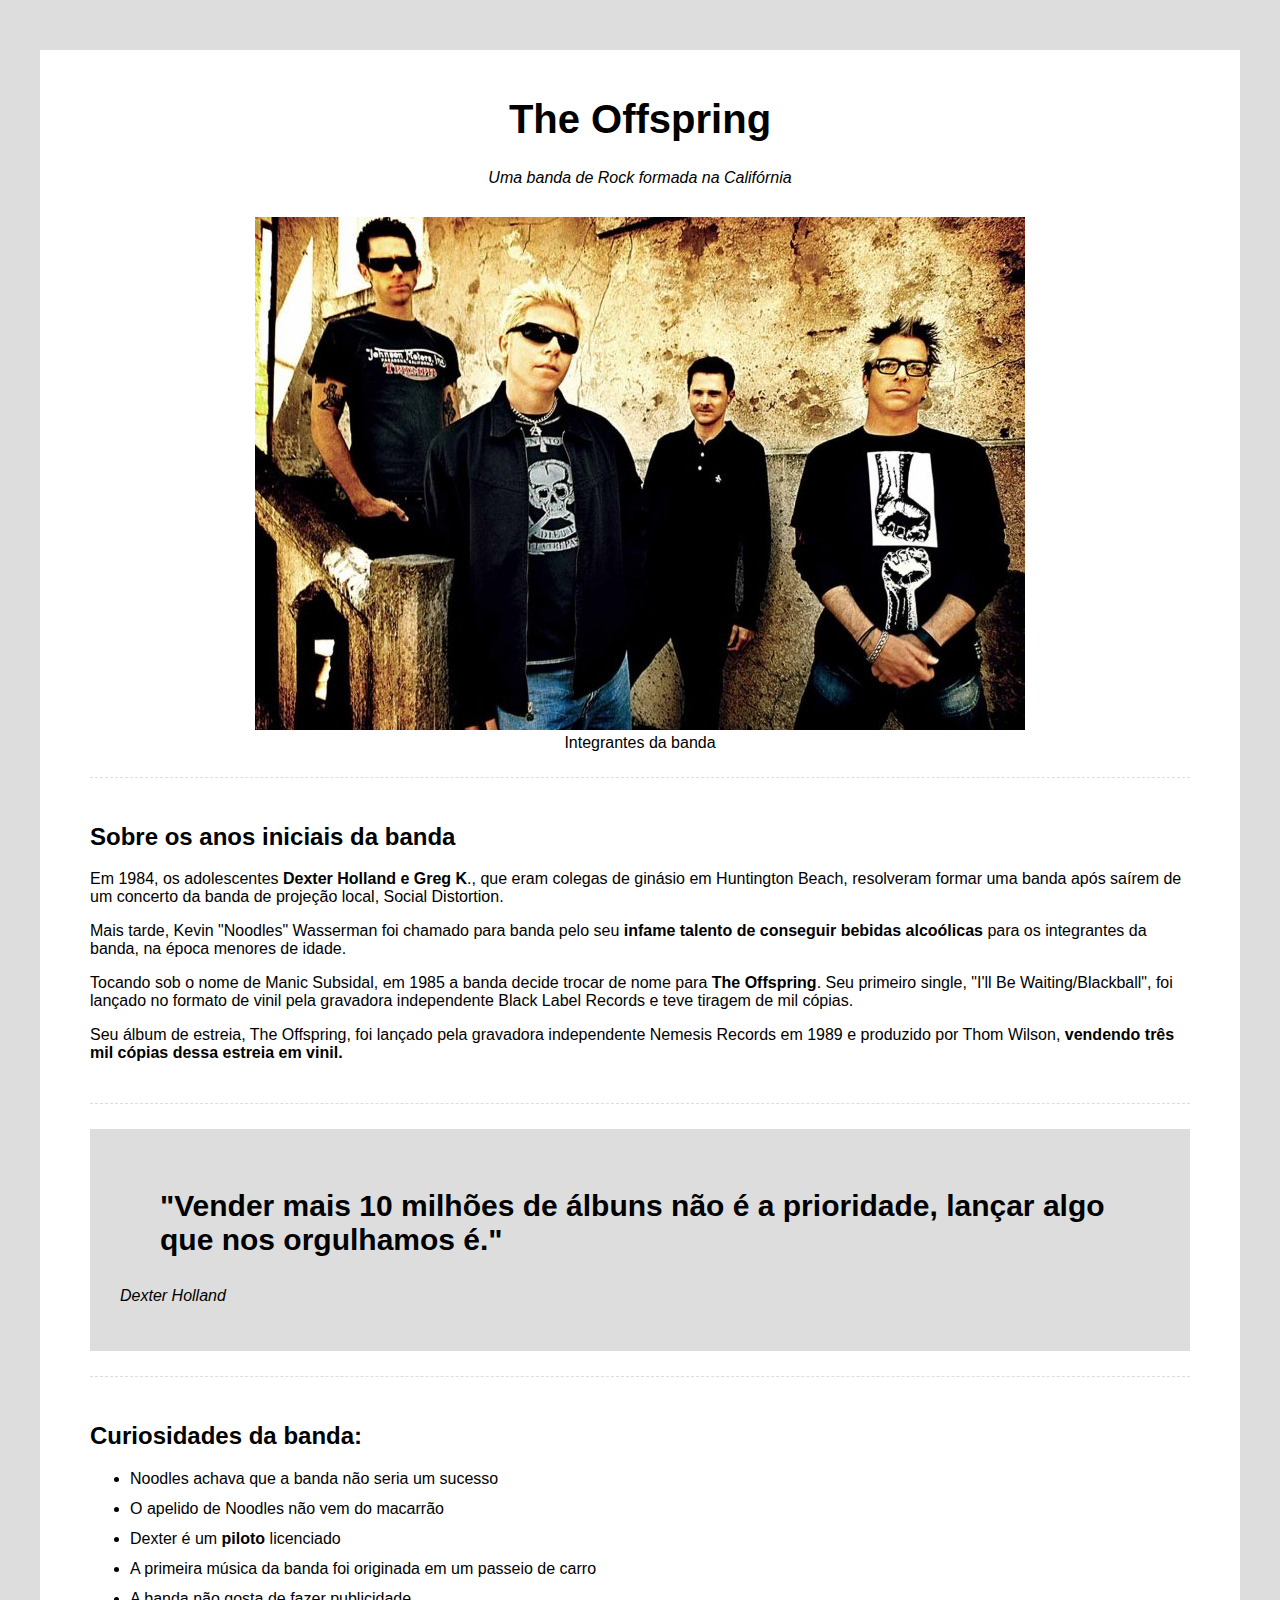
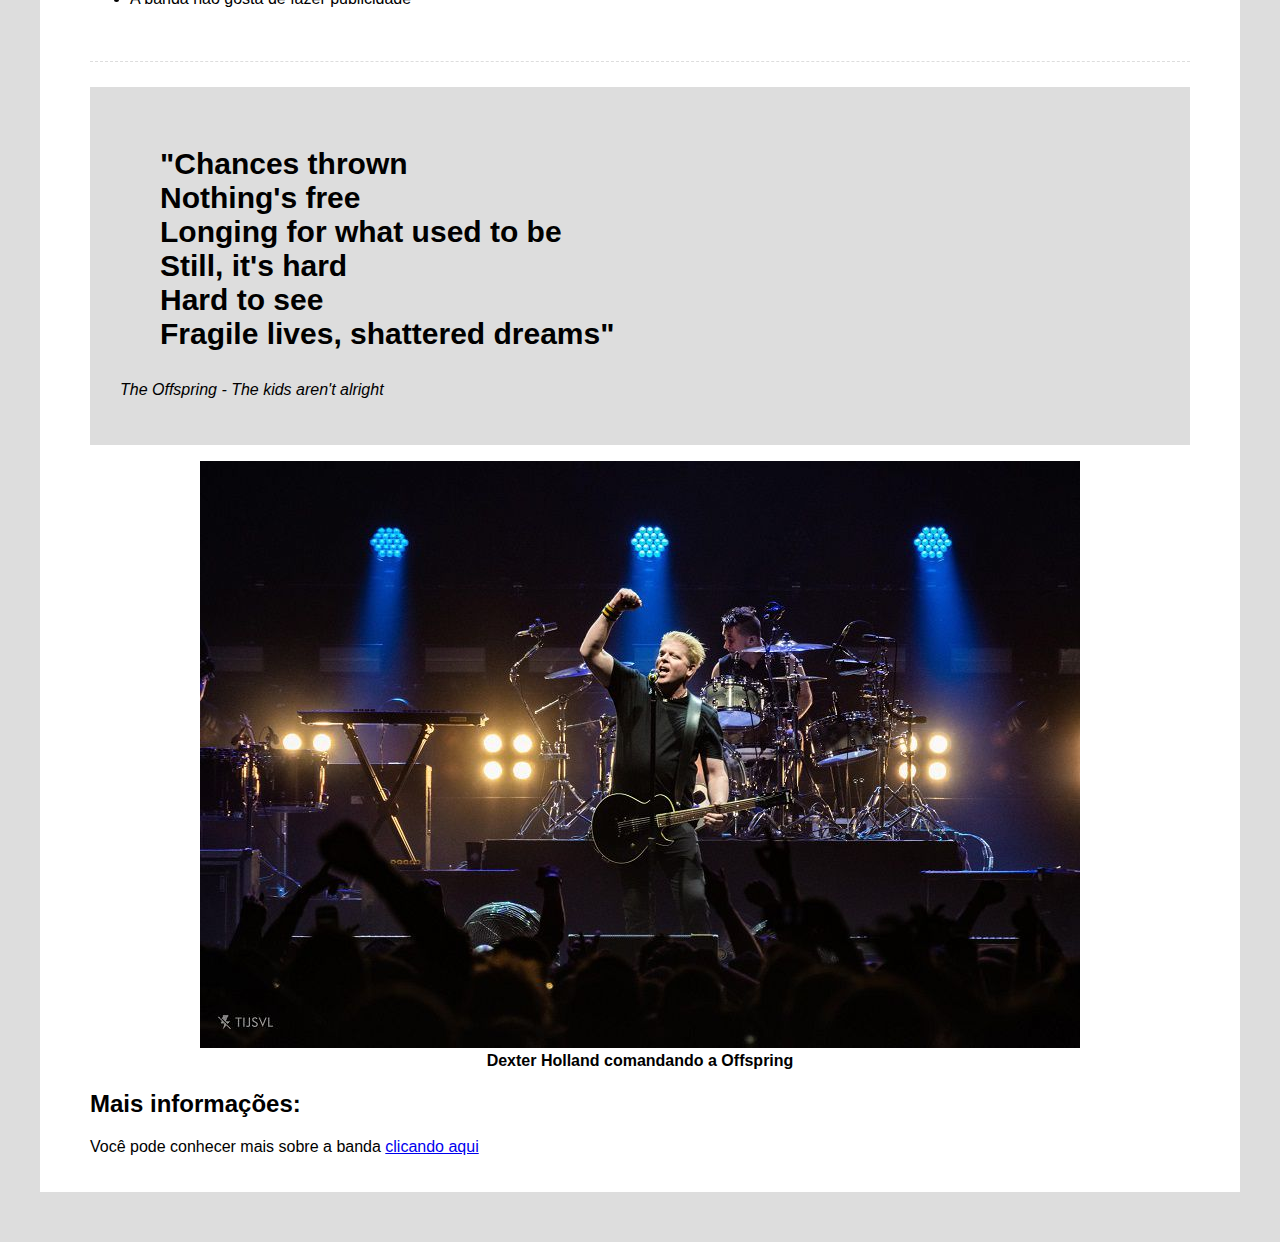
<file: 4_TRIBUTO/index.html>
<!DOCTYPE html>
<html lang="en">
  <head>
    <meta charset="UTF-8" />
    <meta http-equiv="X-UA-Compatible" content="IE=edge" />
    <meta name="viewport" content="width=device-width, initial-scale=1.0" />
    <title>Página de Tributo: The Offspring</title>
    <link rel="stylesheet" href="css/styles.css" />
  </head>
  <body>
    <div class="container">
      <!-- Cabeçalho -->
      <div class="header">
        <h1 class="main-title">The Offspring</h1>
        <p class="main-paragraph">Uma banda de Rock formada na Califórnia</p>
      </div>
      <!-- Imagem de destaque -->
      <div class="featured-image">
        <figure>
          <img src="img/offspring_1.jpg" alt="A banda The Offspring" />
          <figcaption>Integrantes da banda</figcaption>
        </figure>
      </div>
      <!-- Biografia -->
      <div class="biography-container">
        <h2>Sobre os anos iniciais da banda</h2>
        <p>
          Em 1984, os adolescentes
          <span class="bold">Dexter Holland e Greg K</span>., que eram colegas
          de ginásio em Huntington Beach, resolveram formar uma banda após
          saírem de um concerto da banda de projeção local, Social Distortion.
        </p>
        <p>
          Mais tarde, Kevin "Noodles" Wasserman foi chamado para banda pelo seu
          <span class="bold"
            >infame talento de conseguir bebidas alcoólicas</span
          >
          para os integrantes da banda, na época menores de idade.
        </p>
        <p>
          Tocando sob o nome de Manic Subsidal, em 1985 a banda decide trocar de
          nome para <span class="bold">The Offspring</span>. Seu primeiro
          single, "I'll Be Waiting/Blackball", foi lançado no formato de vinil
          pela gravadora independente Black Label Records e teve tiragem de mil
          cópias.
        </p>
        <p>
          Seu álbum de estreia, The Offspring, foi lançado pela gravadora
          independente Nemesis Records em 1989 e produzido por Thom Wilson,
          <span class="bold">
            vendendo três mil cópias dessa estreia em vinil.</span
          >
        </p>
      </div>
      <!-- Container de citação -->
      <div class="quotes-container">
        <blockquote>
          "Vender mais 10 milhões de álbuns não é a prioridade, lançar algo que
          nos orgulhamos é."
        </blockquote>
        <p>Dexter Holland</p>
      </div>
      <!-- Curiosidades -->
      <div class="curiosities-container">
        <h2>Curiosidades da banda:</h2>
        <ul>
          <li>Noodles achava que a banda não seria um sucesso</li>
          <li>O apelido de Noodles não vem do macarrão</li>
          <li>Dexter é um <span class="bold">piloto</span> licenciado</li>
          <li>
            A primeira música da banda foi originada em um passeio de carro
          </li>
          <li>A banda não gosta de fazer publicidade</li>
        </ul>
      </div>
      <!-- Segunda citação -->
      <div class="quotes-container">
        <blockquote>
          "Chances thrown <br />
          Nothing's free <br />
          Longing for what used to be <br />
          Still, it's hard <br />
          Hard to see <br />
          Fragile lives, shattered dreams"
        </blockquote>
        <p>The Offspring - The kids aren't alright</p>
      </div>
      <!-- Segunda imagem -->
      <div class="img-bold">
        <figure>
          <img src="img/offspring_2.jpeg" alt="The Offspring em um show" />
          <figcaption>Dexter Holland comandando a Offspring</figcaption>
        </figure>
      </div>
      <!-- Mais informações -->
      <div class="moreinfo-container">
        <h2>Mais informações:</h2>
        <p>
          Você pode conhecer mais sobre a banda
          <a href="https://pt.wikipedia.org/wiki/The_Offspring"
            >clicando aqui</a
          >
        </p>
      </div>
    </div>
  </body>
</html>
</file>
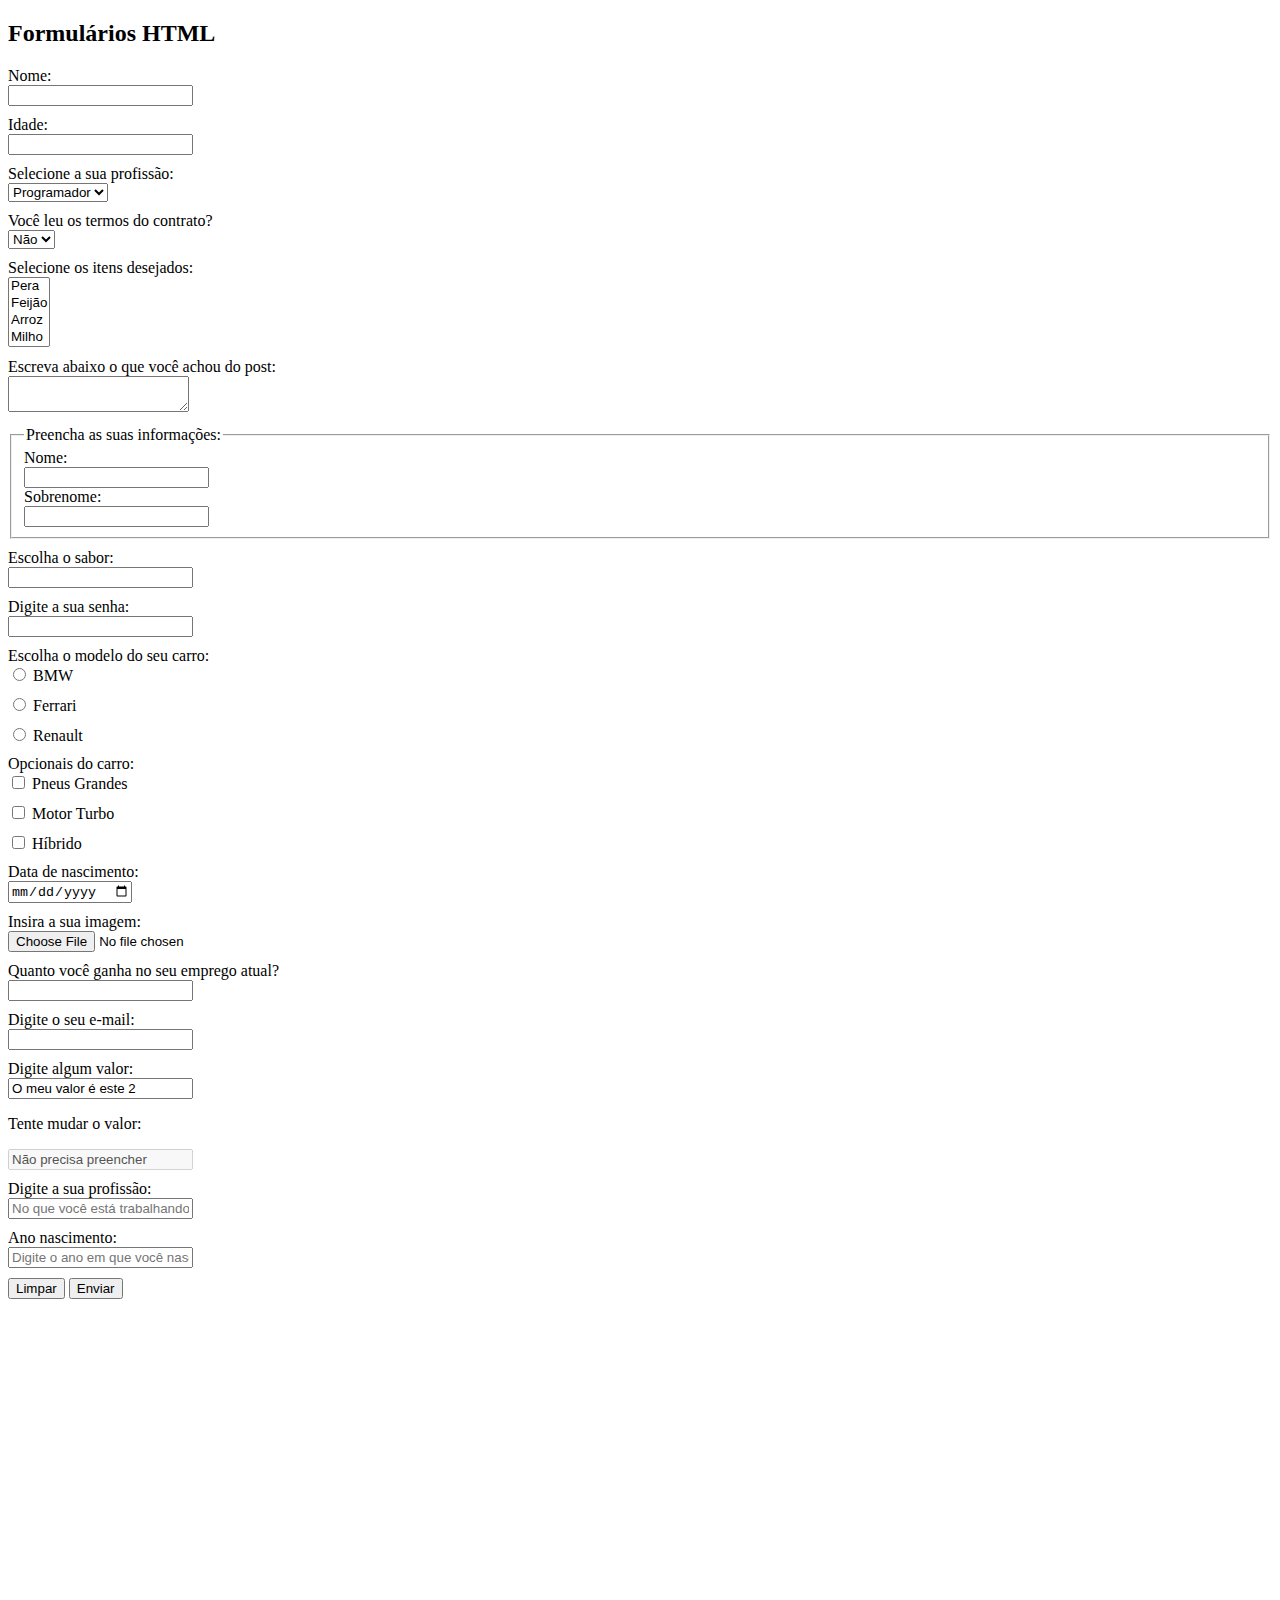
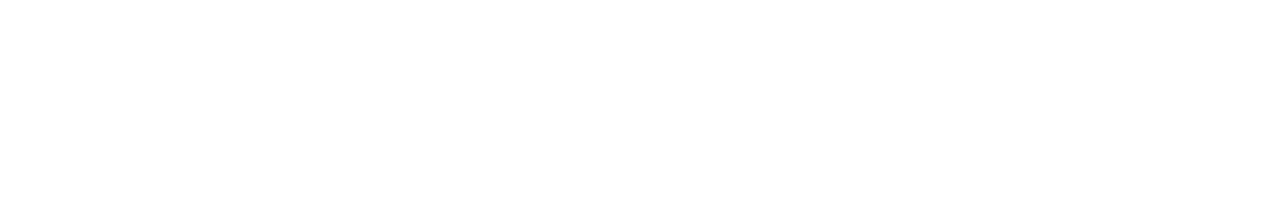
<file: 5_FORM/index.html>
<!DOCTYPE html>
<html lang="en">
  <head>
    <meta charset="UTF-8" />
    <meta http-equiv="X-UA-Compatible" content="IE=edge" />
    <meta name="viewport" content="width=device-width, initial-scale=1.0" />
    <title>Formulários</title>
    <link rel="stylesheet" href="css/styles.css" />
  </head>
  <body>
    <h2>Formulários HTML</h2>
    <!-- 1 - Primeiro formulario -->
    <!-- 2 - Atributos do formulário -->
    <form action="register.php" method="GET">
      <div>
        <label>Nome:</label>
        <input type="text" />
      </div>
      <!-- 3 - atributo name -->
      <div>
        <!-- 4 - atributo label -->
        <label for="age">Idade:</label>
        <input type="text" name="age" />
      </div>
      <!-- 6 - select -->
      <div>
        <label for="job">Selecione a sua profissão:</label>
        <select name="job">
          <option value="programador">Programador</option>
          <option value="tester">Tester/QA</option>
          <option value="devops">DevOps</option>
        </select>
      </div>
      <!-- 7 - atributo selected -->
      <div>
        <label for="contract">Você leu os termos do contrato?</label>
        <select name="contract">
          <option value="sim">Sim</option>
          <option value="nao" selected>Não</option>  
        <select>
      </div>
      <!-- 8 - multiplas opções -->
      <div>
        <label for="items">Selecione os itens desejados:</label>
        <select name="items" multiple>
          <option value="pera">Pera</option>
          <option value="feijao">Feijão</option>
          <option value="arroz">Arroz</option>
          <option value="milho">Milho</option>
        </select>
      </div>
      <!-- 9 - textarea -->
      <div>
        <label for="comment">Escreva abaixo o que você achou do post:</label>
        <textarea name="comment"></textarea>
      </div>
      <!-- 10 - fieldset e legend -->
      <div>
        <fieldset>
          <legend>Preencha as suas informações:</legend>
          <label for="firstname">Nome:</label>
          <input type="text" name="firstname">
          <label for="lastname">Sobrenome:</label>
          <input type="text" name="lastname">
        </fieldset>
      </div>
      <!-- 11 - datalist -->
      <div>
        <label for="flavor">Escolha o sabor:</label>
        <input type="text" list="flavors" name="flavor">

        <datalist id="flavors">
          <option value="Cereja"></option>
          <option value="Morango"></option>
          <option value="Abacaxi"></option>
          <option value="Chocolate"></option>
        </datalist>
      </div>

      <!-- 12 - Senha -->
      <div>
        <label for="password">Digite a sua senha:</label>
        <input type="password" name="password">
      </div>

      <!-- 14 - radio button -->
      <div>
        <label for="car_model">Escolha o modelo do seu carro:</label>
        <div class="radio">
          <input type="radio" value="bmw" name="car_model">
          <label for="bmw">BMW</label>
        </div>
        <div class="radio">
          <input type="radio" value="ferrari" name="car_model">
          <label for="ferrari">Ferrari</label>
        </div>
        <div class="radio">
          <input type="radio" value="renault" name="car_model">
          <label for="renault">Renault</label>
        </div>
      </div>

      <!-- 15 - checkbox -->
      <div>
        <label for="optionals">Opcionais do carro:</label>
        <div class="radio">
          <input type="checkbox" name="optionals[]" value="big_tires">
          <label for="big_tires">Pneus Grandes</label>
        </div>
        <div class="radio">
          <input type="checkbox" name="optionals[]" value="turbo_engine">
          <label for="turbo_engine">Motor Turbo</label>
        </div>
        <div class="radio">
          <input type="checkbox" name="optionals[]" value="hybrid">
          <label for="hybrid">Híbrido</label>
        </div>
      </div>

      <!-- 16 - datas -->
      <div>
        <label for="birthday">Data de nascimento:</label>
        <input type="date" name="birthday">
      </div>

      <!-- 17 - arquivos -->
      <div>
        <label for="image">Insira a sua imagem:</label>
        <input type="file" name="image">
      </div>

      <!-- 18 - numeros -->
      <div>
        <label for="salary">Quanto você ganha no seu emprego atual?</label>
        <input type="number" name="salary">
      </div>

      <!-- 19 - emails -->
      <div>
        <label for="email">Digite o seu e-mail:</label>
        <input type="email" name="email">
      </div>

      <!-- 20 - value -->
      <div>
        <label for="value">Digite algum valor:</label>
        <input type="text" value="O meu valor é este 2" name="value">
      </div>

      <!-- 21 - disabled -->
      <div>
        <p>Tente mudar o valor:</p>
        <input type="text" value="Não precisa preencher" disabled>
      </div>

      <!-- 22 - placeholder -->
      <div>
        <label for="currentjob">Digite a sua profissão:</label>
        <input type="text" name="currentjob" placeholder="No que você está trabalhando agora?">
      </div>

      <!-- 23 - required -->
      <div>
        <label for="birthyear">Ano nascimento:</label>
        <input type="text" placeholder="Digite o ano em que você nasceu" required>
      </div>

      <!-- 13 - resetar form -->
      <input type="reset" value="Limpar">
      <!-- 5 - envio de form -->
      <input type="submit" value="Enviar" />
    </form>
  </body>
</html>
</file>
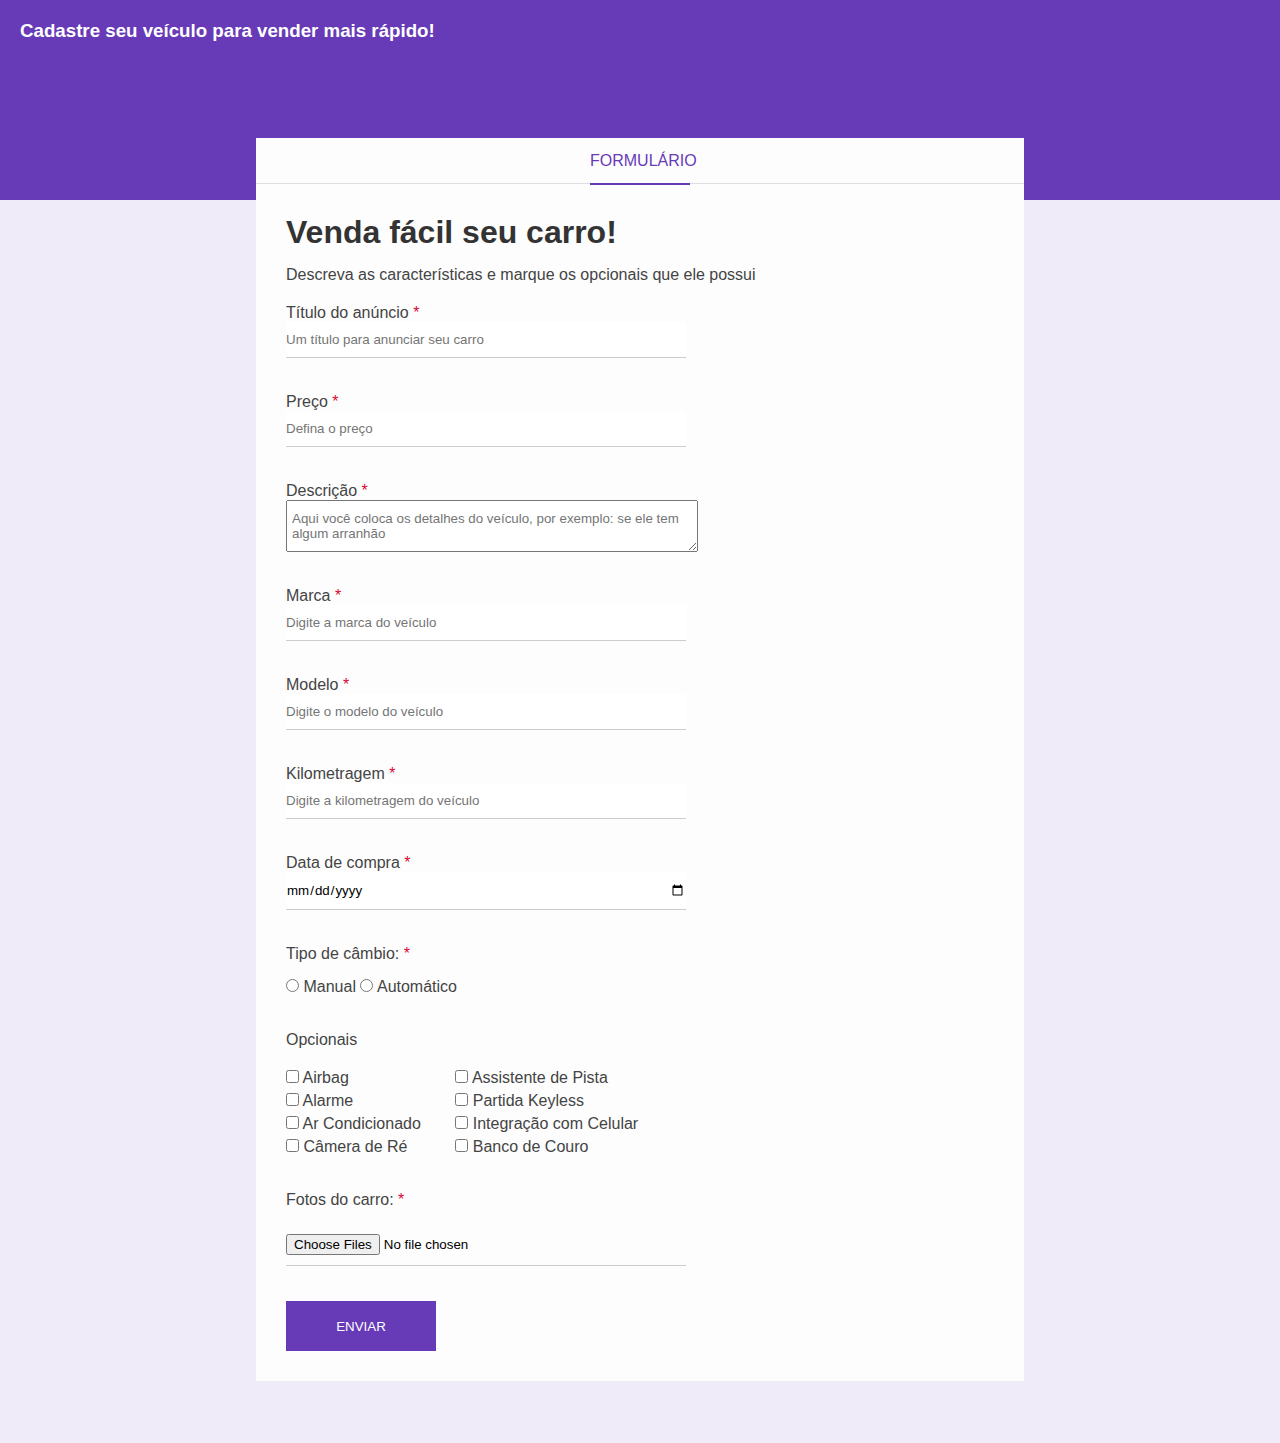
<file: 6_FORM_PROJECT/index.html>
<!DOCTYPE html>
<html lang="en">
  <head>
    <meta charset="UTF-8" />
    <meta http-equiv="X-UA-Compatible" content="IE=edge" />
    <meta name="viewport" content="width=device-width, initial-scale=1.0" />
    <title>Venda seu carro</title>
    <link rel="stylesheet" href="css/styles.css" />
  </head>
  <body>
    <div class="container">
      <div class="header">
        <h3>Cadastre seu veículo para vender mais rápido!</h3>
      </div>
      <div class="form-container">
        <div class="form-header">
          <p>Formulário</p>
        </div>
        <div class="form-body">
          <h1 class="form-title">Venda fácil seu carro!</h1>
          <p>
            Descreva as características e marque os opcionais que ele possui
          </p>
          <form>
            <div class="box-input">
              <label for="title"
                >Título do anúncio <span class="required-field">*</span></label
              >
              <input
                type="text"
                name="title"
                id="title"
                class="block"
                placeholder="Um título para anunciar seu carro"
                minlength="1"
                maxlength="30"
                required
              />
            </div>
            <div class="box-input">
              <label for="price"
                >Preço <span class="required-field">*</span></label
              >
              <input
                type="number"
                name="price"
                id="price"
                class="block"
                placeholder="Defina o preço"
                required
              />
            </div>
            <div class="box-input">
              <label for="description"
                >Descrição <span class="required-field">*</span></label
              >
              <textarea
                name="description"
                id="description"
                class="block"
                placeholder="Aqui você coloca os detalhes do veículo, por exemplo: se ele tem algum arranhão"
              ></textarea>
            </div>
            <div class="box-input">
              <label for="brand"
                >Marca <span class="required-field">*</span></label
              >
              <input
                type="text"
                name="brand"
                id="brand"
                class="block"
                placeholder="Digite a marca do veículo"
                required
              />
            </div>
            <div class="box-input">
              <label for="model"
                >Modelo <span class="required-field">*</span></label
              >
              <input
                type="text"
                name="model"
                id="model"
                class="block"
                placeholder="Digite o modelo do veículo"
                required
              />
            </div>
            <div class="box-input">
              <label for="mileage"
                >Kilometragem <span class="required-field">*</span></label
              >
              <input
                type="number"
                name="mileage"
                id="mileage"
                class="block"
                placeholder="Digite a kilometragem do veículo"
                required
              />
            </div>
            <div class="box-input">
              <label for="purchase_date"
                >Data de compra <span class="required-field">*</span></label
              >
              <input
                type="date"
                name="purchase_date"
                id="purchase_date"
                class="block"
                required
              />
            </div>
            <div class="box-input">
              <p>Tipo de câmbio: <span class="required-field">*</span></p>
              <input type="radio" id="manual" name="gear" />
              <label for="manual">Manual</label>
              <input type="radio" id="auto" name="gear" />
              <label for="auto">Automático</label>
            </div>
            <div class="optional-box">
              <p>Opcionais</p>
              <ul class="optional-list">
                <li>
                  <input
                    type="checkbox"
                    id="airbag"
                    name="optional[]"
                    value="airbag"
                  />
                  <label for="airbag">Airbag</label>
                </li>
                <li>
                  <input
                    type="checkbox"
                    id="alarm"
                    name="optional[]"
                    value="alarm"
                  />
                  <label for="alarm">Alarme</label>
                </li>
                <li>
                  <input type="checkbox" id="ac" name="optional[]" value="ac" />
                  <label for="ac">Ar Condicionado</label>
                </li>
                <li>
                  <input
                    type="checkbox"
                    id="reverse_camera"
                    name="optional[]"
                    value="reverse_camera"
                  />
                  <label for="reverse_camera">Câmera de Ré</label>
                </li>
              </ul>
            </div>
            <div class="optional-box">
              <ul class="optional-list">
                <li>
                  <input
                    type="checkbox"
                    id="lane_assist"
                    name="optional[]"
                    value="lane_assist"
                  />
                  <label for="lane_assist">Assistente de Pista</label>
                </li>
                <li>
                  <input
                    type="checkbox"
                    id="keyless"
                    name="optional[]"
                    value="keyless"
                  />
                  <label for="keyless">Partida Keyless</label>
                </li>
                <li>
                  <input
                    type="checkbox"
                    id="smartphone"
                    name="optional[]"
                    value="smartphone"
                  />
                  <label for="smartphone">Integração com Celular</label>
                </li>
                <li>
                  <input
                    type="checkbox"
                    id="leather_seat"
                    name="optional[]"
                    value="leather_seat"
                  />
                  <label for="leather_seat">Banco de Couro</label>
                </li>
              </ul>
            </div>
            <div class="box-input">
              <p>Fotos do carro: <span class="required-field">*</span></p>
              <input
                type="file"
                multiple
                accept="image/png, image/jpg"
                id="images"
                name="images"
                required
              />
            </div>
            <input type="submit" value="Enviar" class="btn-submit" />
          </form>
        </div>
      </div>
    </div>
  </body>
</html>
</file>
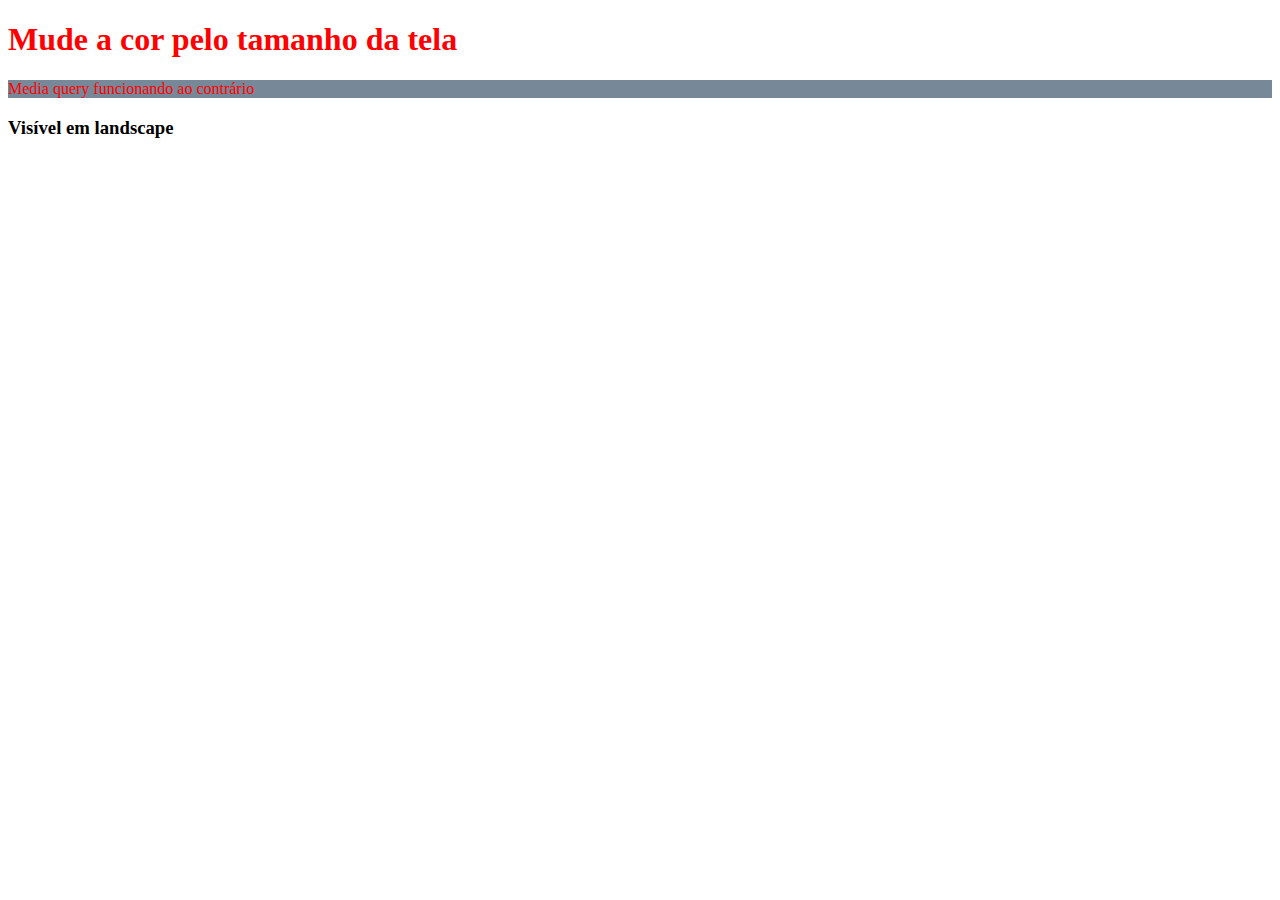
<file: 7_RESPONSIVIDADE/index.html>
<!DOCTYPE html>
<html lang="en">
  <head>
    <meta charset="UTF-8" />
    <meta http-equiv="X-UA-Compatible" content="IE=edge" />
    <!-- 1 - Meta tag de responsividade -->
    <meta name="viewport" content="width=device-width, initial-scale=1.0" />
    <title>Responsividade</title>
    <link rel="stylesheet" href="css/styles.css" />
  </head>
  <body>
    <!-- 2 - Media query -->
    <h1>Mude a cor pelo tamanho da tela</h1>
    <!-- 3 - min width -->
    <p>Media query funcionando ao contrário</p>
    <!-- 4 - landscape -->
    <h3>Visível em landscape</h3>
  </body>
</html>
</file>
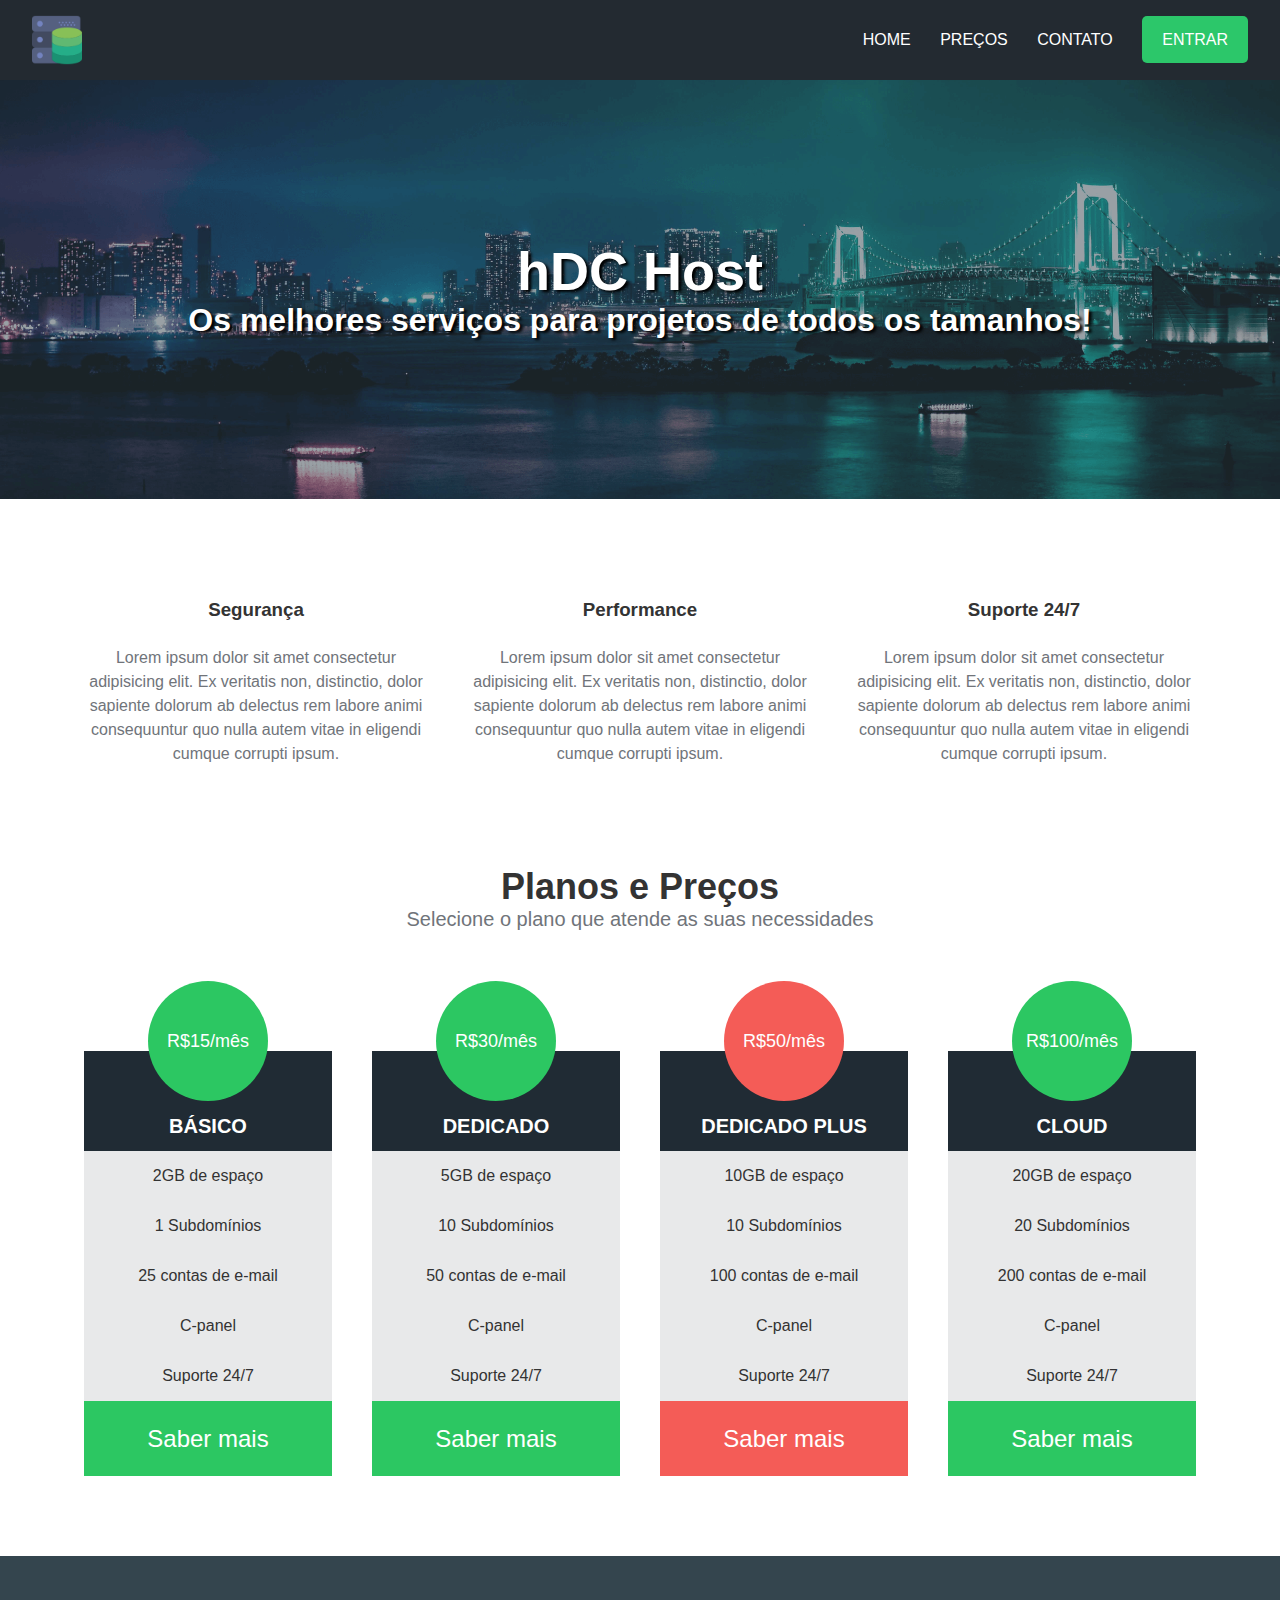
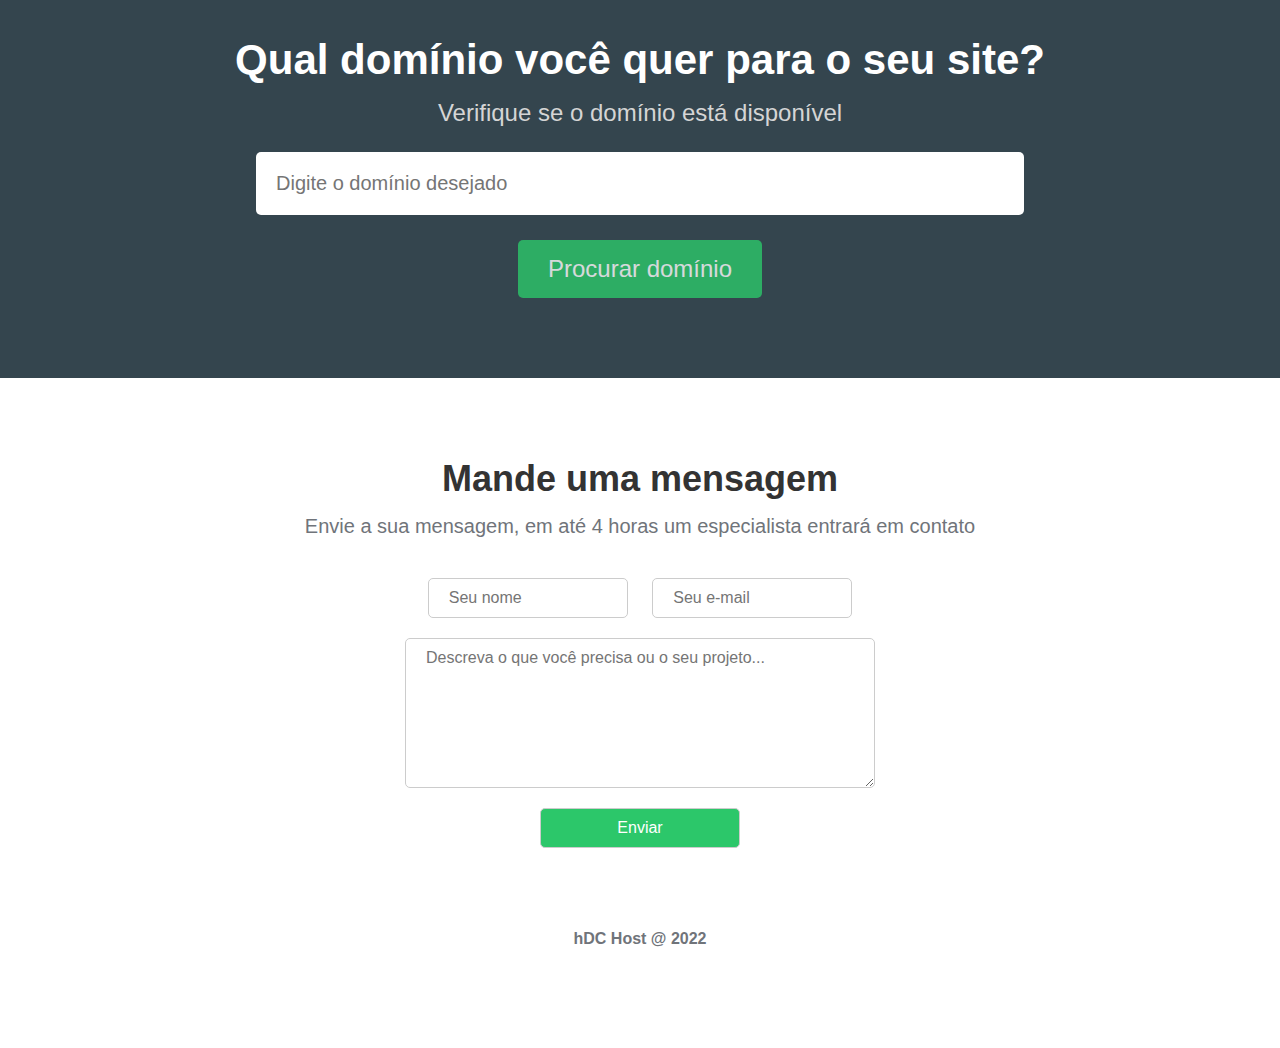
<file: 8_HDC_HOST/index.html>
<!DOCTYPE html>
<html lang="en">
  <head>
    <meta charset="UTF-8" />
    <meta http-equiv="X-UA-Compatible" content="IE=edge" />
    <meta name="viewport" content="width=device-width, initial-scale=1.0" />
    <title>hDC Host</title>
    <!-- Ícones -->
    <link
      rel="stylesheet"
      href="https://cdnjs.cloudflare.com/ajax/libs/font-awesome/6.2.0/css/all.min.css"
      integrity="sha512-xh6O/CkQoPOWDdYTDqeRdPCVd1SpvCA9XXcUnZS2FmJNp1coAFzvtCN9BmamE+4aHK8yyUHUSCcJHgXloTyT2A=="
      crossorigin="anonymous"
      referrerpolicy="no-referrer"
    />
    <!-- Estilos -->
    <link rel="stylesheet" href="css/styles.css" />
  </head>
  <body>
    <div class="container">
      <div class="navbar-container">
        <nav>
          <a href="#">
            <img src="img/hdchostlogo.png" alt="hDC Host" class="logo" />
          </a>
          <ul class="navbar-items">
            <li>
              <a href="#">Home</a>
            </li>
            <li>
              <a href="#">Preços</a>
            </li>
            <li>
              <a href="#">Contato</a>
            </li>
            <li>
              <a href="#" class="default-btn">Entrar</a>
            </li>
          </ul>
        </nav>
      </div>
      <main>
        <div class="main-banner">
          <h1>hDC Host</h1>
          <p>Os melhores serviços para projetos de todos os tamanhos!</p>
        </div>
        <section class="services-container">
          <ul>
            <li>
              <i class="fas fa-shield-alt"></i>
              <h3>Segurança</h3>
              <p>
                Lorem ipsum dolor sit amet consectetur adipisicing elit. Ex
                veritatis non, distinctio, dolor sapiente dolorum ab delectus
                rem labore animi consequuntur quo nulla autem vitae in eligendi
                cumque corrupti ipsum.
              </p>
            </li>
            <li>
              <i class="fas fa-rocket"></i>
              <h3>Performance</h3>
              <p>
                Lorem ipsum dolor sit amet consectetur adipisicing elit. Ex
                veritatis non, distinctio, dolor sapiente dolorum ab delectus
                rem labore animi consequuntur quo nulla autem vitae in eligendi
                cumque corrupti ipsum.
              </p>
            </li>
            <li>
              <i class="fas fa-comments"></i>
              <h3>Suporte 24/7</h3>
              <p>
                Lorem ipsum dolor sit amet consectetur adipisicing elit. Ex
                veritatis non, distinctio, dolor sapiente dolorum ab delectus
                rem labore animi consequuntur quo nulla autem vitae in eligendi
                cumque corrupti ipsum.
              </p>
            </li>
          </ul>
        </section>
        <section class="pricing-container">
          <h2>Planos e Preços</h2>
          <p>Selecione o plano que atende as suas necessidades</p>
          <div class="plans-container">
            <div class="plan">
              <ul>
                <li class="price">R$15/mês</li>
                <li class="plan-name">Básico</li>
                <li>2GB de espaço</li>
                <li>1 Subdomínios</li>
                <li>25 contas de e-mail</li>
                <li>C-panel</li>
                <li>Suporte 24/7</li>
                <li class="plan-btn">Saber mais</li>
              </ul>
            </div>
            <div class="plan">
              <ul>
                <li class="price">R$30/mês</li>
                <li class="plan-name">Dedicado</li>
                <li>5GB de espaço</li>
                <li>10 Subdomínios</li>
                <li>50 contas de e-mail</li>
                <li>C-panel</li>
                <li>Suporte 24/7</li>
                <li class="plan-btn">Saber mais</li>
              </ul>
            </div>
            <div class="plan">
              <ul>
                <li class="price recommended">R$50/mês</li>
                <li class="plan-name">Dedicado Plus</li>
                <li>10GB de espaço</li>
                <li>10 Subdomínios</li>
                <li>100 contas de e-mail</li>
                <li>C-panel</li>
                <li>Suporte 24/7</li>
                <li class="plan-btn recommended">Saber mais</li>
              </ul>
            </div>
            <div class="plan">
              <ul>
                <li class="price">R$100/mês</li>
                <li class="plan-name">Cloud</li>
                <li>20GB de espaço</li>
                <li>20 Subdomínios</li>
                <li>200 contas de e-mail</li>
                <li>C-panel</li>
                <li>Suporte 24/7</li>
                <li class="plan-btn">Saber mais</li>
              </ul>
            </div>
          </div>
        </section>
        <section class="searchdomain-container">
          <h2>Qual domínio você quer para o seu site?</h2>
          <p>Verifique se o domínio está disponível</p>
          <form>
            <input
              type="text"
              name="domain"
              id="domain"
              placeholder="Digite o domínio desejado"
            />
            <input type="submit" value="Procurar domínio" />
          </form>
        </section>
        <section class="contact-container">
          <h2>Mande uma mensagem</h2>
          <p>
            Envie a sua mensagem, em até 4 horas um especialista entrará em
            contato
          </p>
          <form>
            <input type="text" name="name" id="name" placeholder="Seu nome" />
            <input
              type="email"
              name="email"
              id="email"
              placeholder="Seu e-mail"
            />
            <textarea
              name="message"
              id="message"
              placeholder="Descreva o que você precisa ou o seu projeto..."
            ></textarea>
            <input type="submit" value="Enviar" />
          </form>
        </section>
      </main>
      <footer>
        <p>hDC Host @ 2022</p>
      </footer>
    </div>
  </body>
</html>
</file>
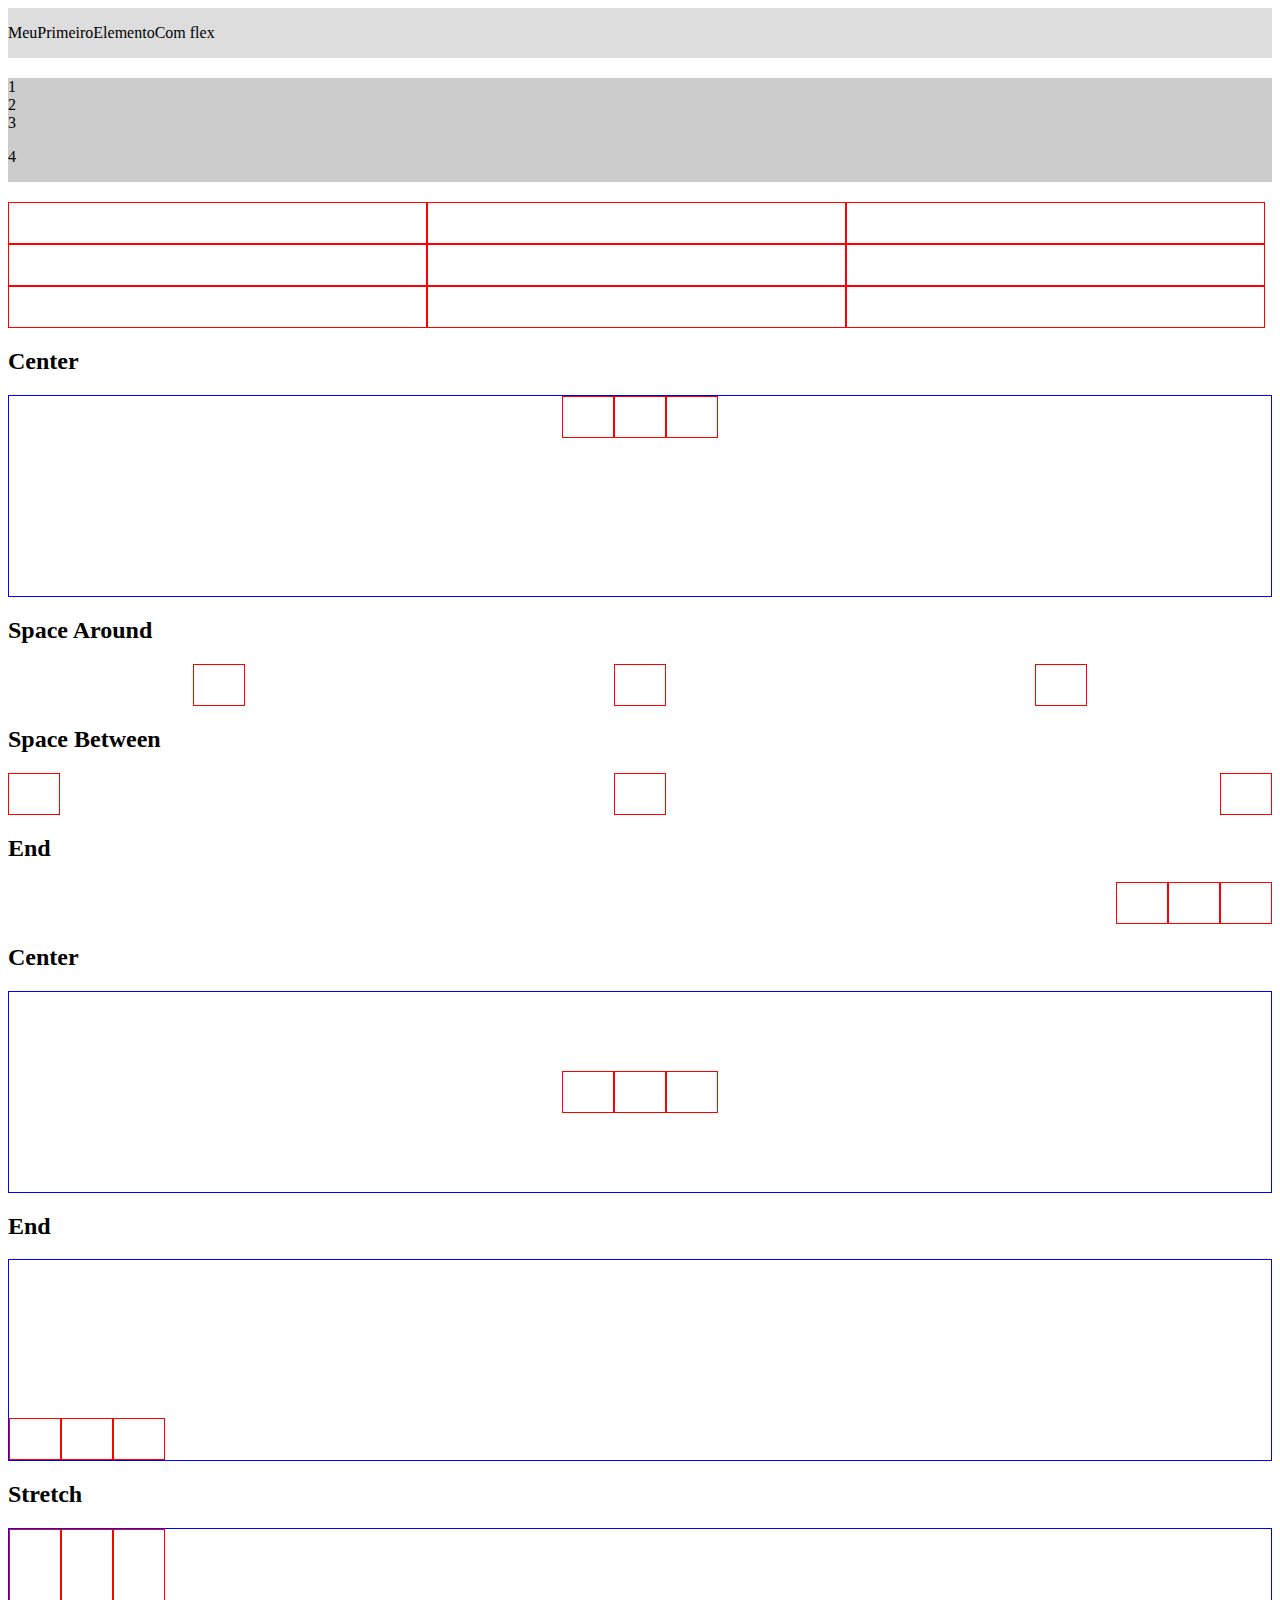
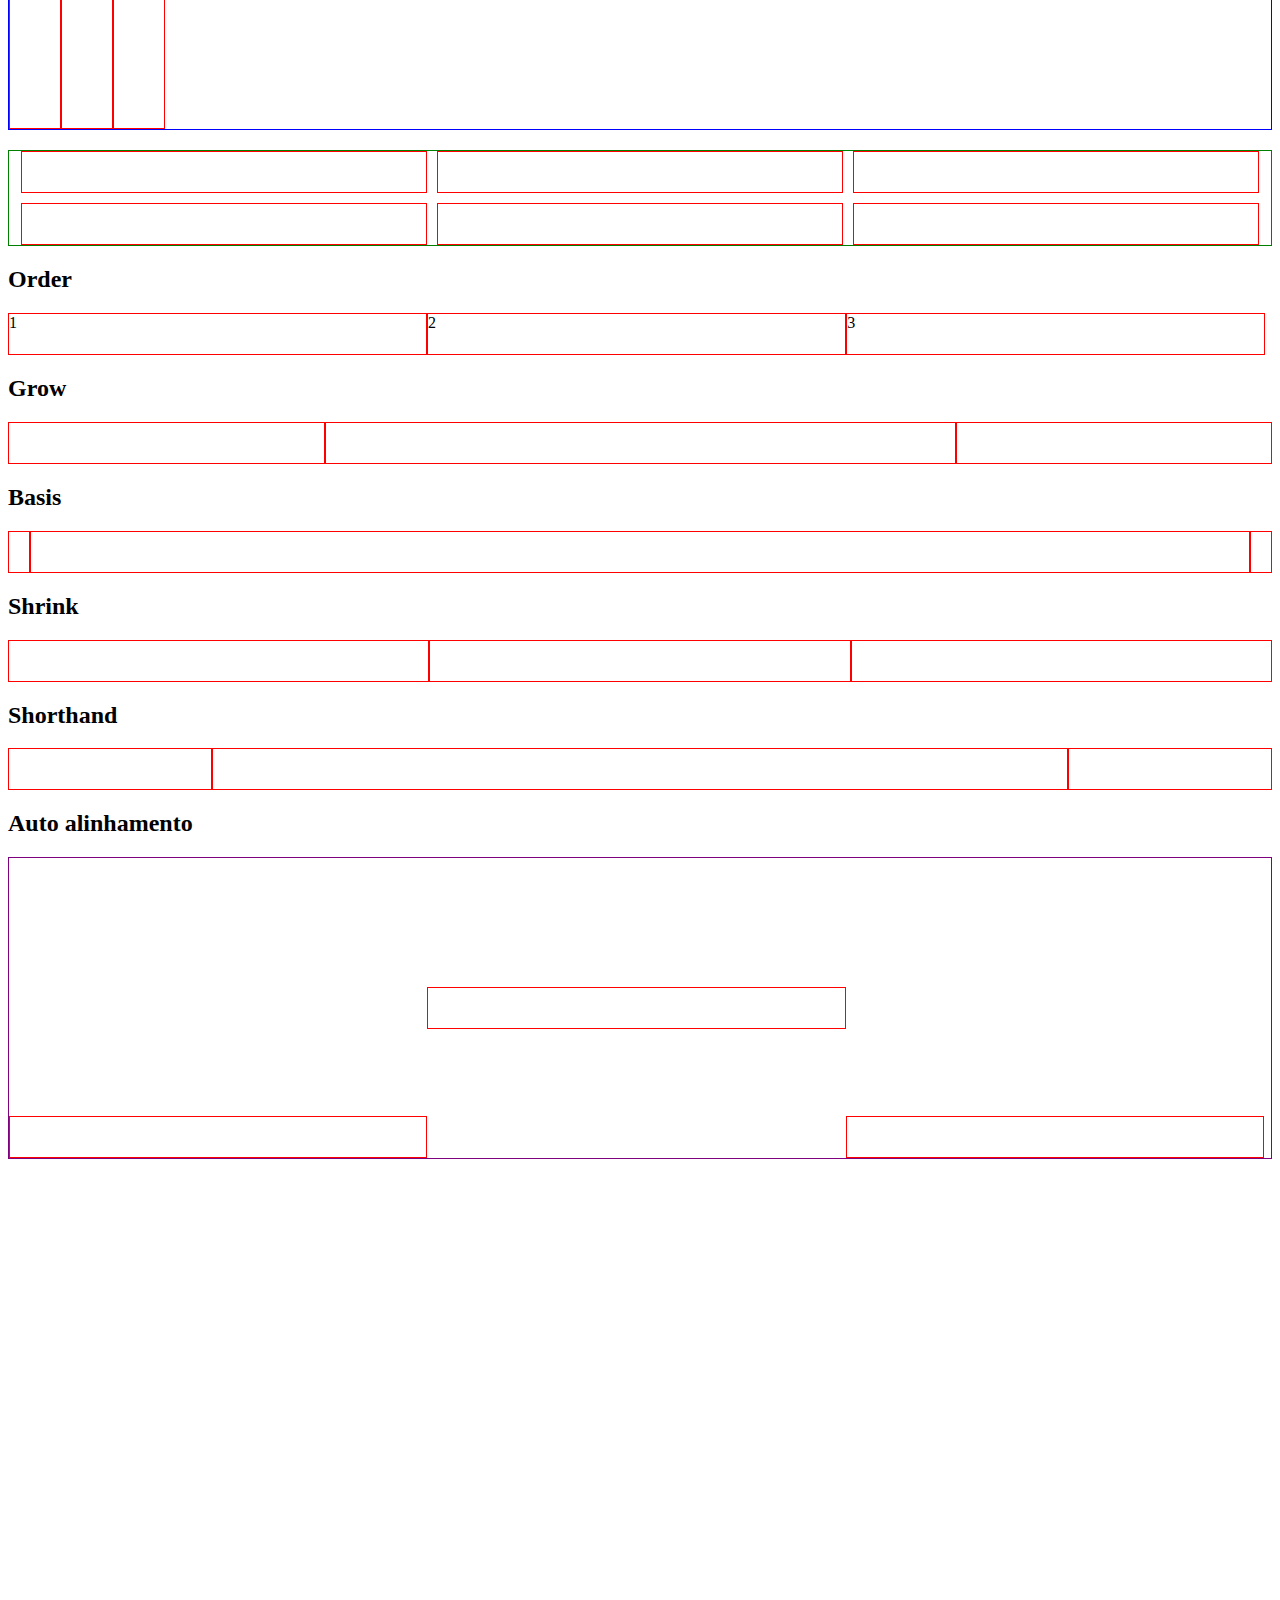
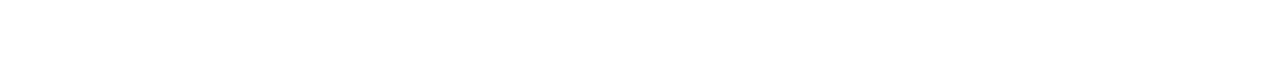
<file: 9_FLEXBOX/index.html>
<!DOCTYPE html>
<html lang="en">
  <head>
    <meta charset="UTF-8" />
    <meta http-equiv="X-UA-Compatible" content="IE=edge" />
    <meta name="viewport" content="width=device-width, initial-scale=1.0" />
    <title>Flexbox</title>
    <link rel="stylesheet" href="css/styles.css" />
  </head>
  <body>
    <!-- 1 - flex -->
    <div class="flex">
      <p>Meu</p>
      <p>Primeiro</p>
      <p>Elemento</p>
      <p>Com flex</p>
    </div>
    <!-- 2 - column -->
    <div class="flex-column">
      <span>1</span>
      <span>2</span>
      <span>3</span>
      <p>4</p>
    </div>

    <!-- 3 - wrap -->
    <div class="wrap">
      <div class="box"></div>
      <div class="box"></div>
      <div class="box"></div>
      <div class="box"></div>
      <div class="box"></div>
      <div class="box"></div>
      <div class="box"></div>
      <div class="box"></div>
      <div class="box"></div>
    </div>

    <!-- 4 - justify content -->
    <h2>Center</h2>
    <div class="center">
      <div class="box"></div>
      <div class="box"></div>
      <div class="box"></div>
    </div>

    <h2>Space Around</h2>
    <div class="space-around">
      <div class="box"></div>
      <div class="box"></div>
      <div class="box"></div>
    </div>

    <h2>Space Between</h2>
    <div class="space-between">
      <div class="box"></div>
      <div class="box"></div>
      <div class="box"></div>
    </div>

    <h2>End</h2>
    <div class="end">
      <div class="box"></div>
      <div class="box"></div>
      <div class="box"></div>
    </div>

    <!-- 5 - align items -->
    <h2>Center</h2>
    <div class="align-center">
      <div class="box"></div>
      <div class="box"></div>
      <div class="box"></div>
    </div>

    <h2>End</h2>
    <div class="flex-end">
      <div class="box"></div>
      <div class="box"></div>
      <div class="box"></div>
    </div>

    <h2>Stretch</h2>
    <div class="stretch">
      <div class="box"></div>
      <div class="box"></div>
      <div class="box"></div>
    </div>

    <!-- 6 - gap -->
    <div class="gap">
      <div class="box"></div>
      <div class="box"></div>
      <div class="box"></div>
      <div class="box"></div>
      <div class="box"></div>
      <div class="box"></div>
    </div>

    <!-- 7 - order -->
    <h2>Order</h2>
    <div class="order">
      <div class="box" id="three">3</div>
      <div class="box" id="one">1</div>
      <div class="box" id="two">2</div>
    </div>

    <!-- 8 - grow -->
    <h2>Grow</h2>
    <div class="grow">
      <div class="box"></div>
      <div class="box big"></div>
      <div class="box"></div>
    </div>

    <!-- 9 - basis -->
    <h2>Basis</h2>
    <div class="basis">
      <div class="box"></div>
      <div class="box big"></div>
      <div class="box"></div>
    </div>

    <!-- 10 - shrink -->
    <h2>Shrink</h2>
    <div class="shrink">
      <div class="box"></div>
      <div class="box small"></div>
      <div class="box"></div>
    </div>

    <!-- 11 - flex shorthand -->
    <h2>Shorthand</h2>
    <div class="shorthand">
      <div class="box"></div>
      <div class="box different"></div>
      <div class="box"></div>
    </div>

    <!-- 12 - auto alinhamento -->
    <h2>Auto alinhamento</h2>
    <div class="auto-alignment">
      <div class="box"></div>
      <div class="box different"></div>
      <div class="box"></div>
    </div>
  </body>
</html>
</file>
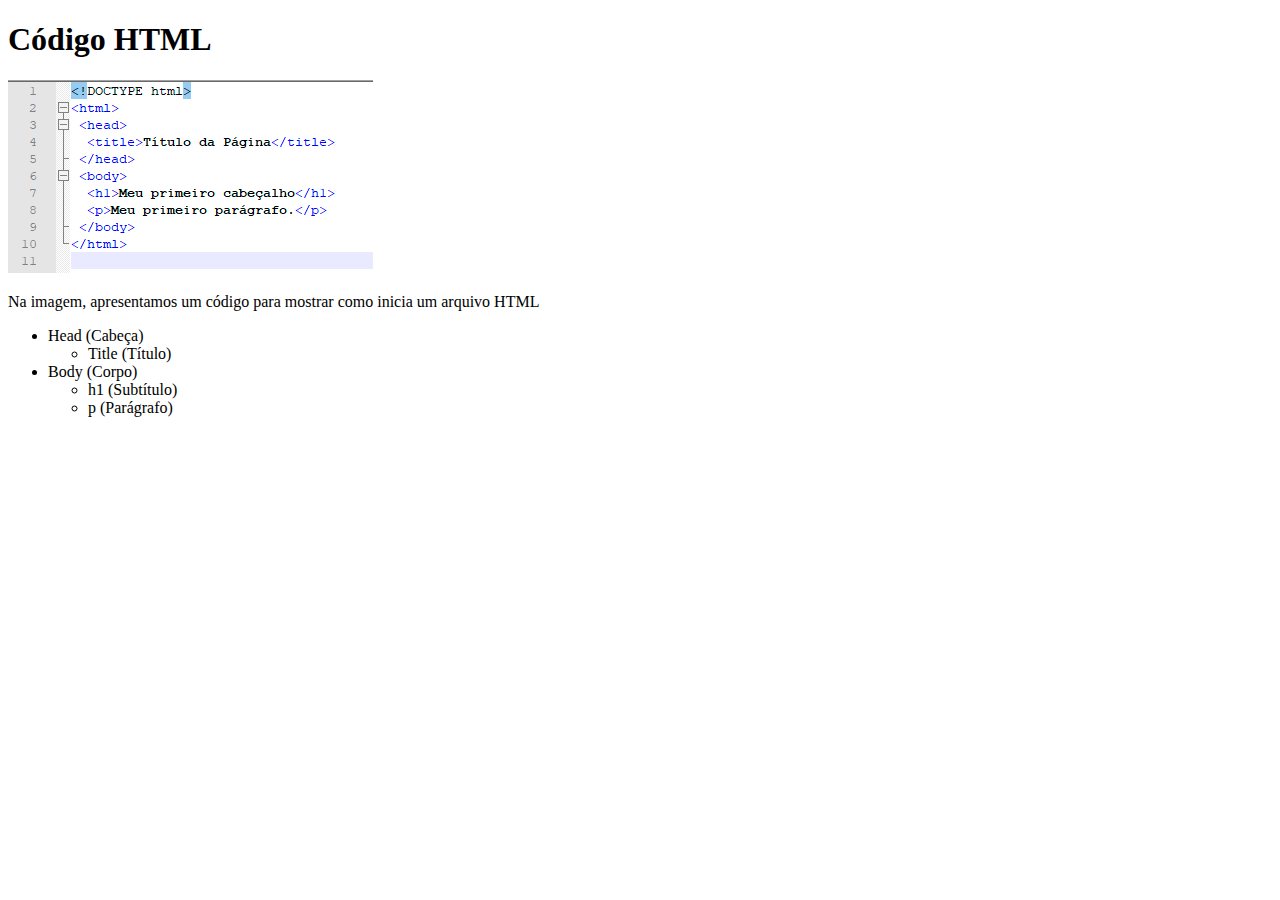
<file: Desafio 1 - HTML/index.html>
<!DOCTYPE html>
<html lang="pt-br">
<head>
    <meta charset="UTF-8">
  <meta name="viewport" content="width=device-width, initial-scale=1.0">
    <meta name="viewport" content="width=device-width, initial-scale=1.0">
    <title>Desafio 1 - Hora de Codar</title>
</head>
<body>
    <!-- Título -->
    <h1>Código HTML</h1>
    <!-- Imagem -->
    <img src="./img/imagemcodigo-html.png" alt="Imagem de um código de HTML incial">
    <!-- Descrição da imagem -->
    <p> Na imagem, apresentamos um código para mostrar como inicia um arquivo HTML</p>
    <!-- Lista não ordenadas -->
    <ul>
        <li>Head (Cabeça)</li>
            <ul>
                <li>Title (Título)</li>
            </ul>
        <li>Body (Corpo)</li>
            <ul>
                <li>h1 (Subtítulo)</li>
                <li>p (Parágrafo)</li>
            </ul>
    </ul>
</body>
</html>
</file>
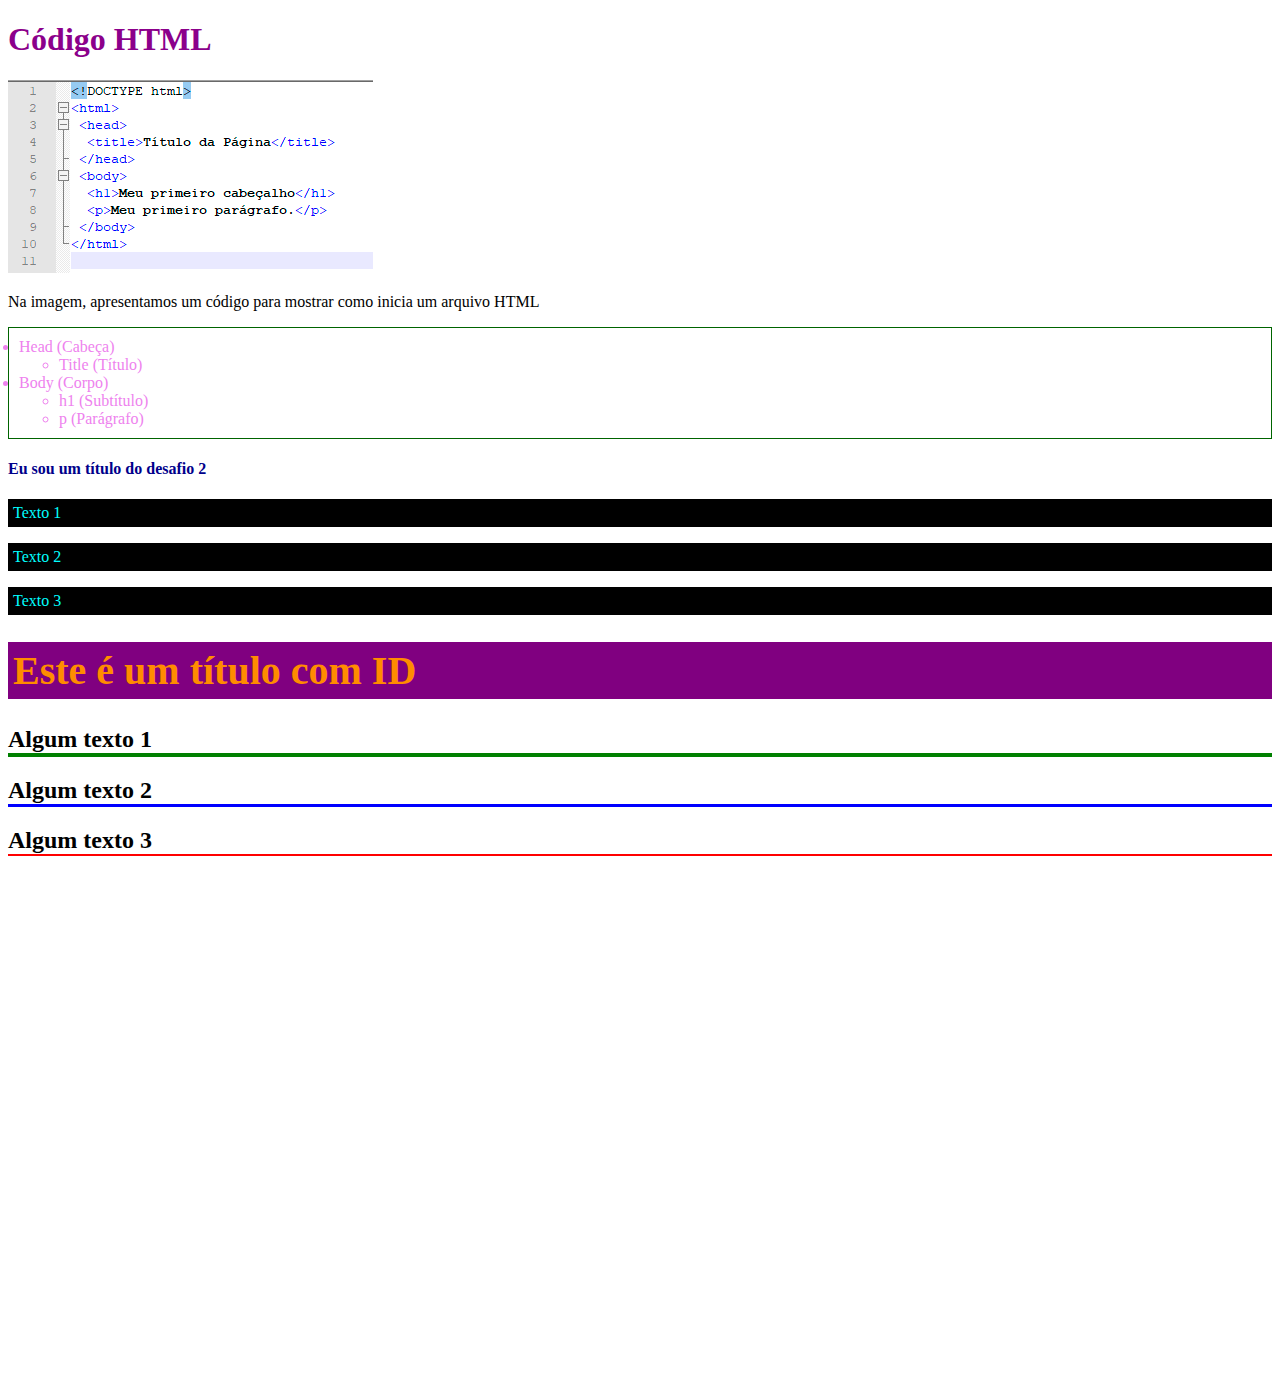
<file: Desafio 2 - CSS/index.html>
<!DOCTYPE html>
<html lang="pt-br">
<head>
    <meta charset="UTF-8">
    <meta http-equiv="X-UA-compatible" content="IE=edge" />
    <meta name="viewport" content="width=device-width, initial-scale=1.0" />
    <title>Desafio 2 - Hora de Codar</title>
    <!-- CSS external -->
    <link rel="stylesheet" href="css/style.css"/>
    <link rel="stylesheet" href="./css/lists.css">
</head>
<body>
    <!-- 4 - titulo -->
    <h1>Código HTML</h1>
    <!-- 5 - imagem -->
    <img src="./img/imagemcodigo-html.png" alt="Imagem de um código de HTML incial">
    <!-- 6 - descricao da imagem -->
    <p> Na imagem, apresentamos um código para mostrar como inicia um arquivo HTML</p>
    <!-- 7 - lista não ordenada -->
    <ul class="principal">
        <li>Head (Cabeça)</li>
            <ul>
                <li>Title (Título)</li>
            </ul>
        <li>Body (Corpo)</li>
            <ul>
                <li>h1 (Subtítulo)</li>
                <li>p (Parágrafo)</li>
            </ul>
    </ul>
    <!-- 7 - desafio 2 -->
    <h4>Eu sou um título do desafio 2</h4>

    <!-- 8 - classes -->
    <p class="paragrafo">Texto 1</p>
    <p class="paragrafo">Texto 2</p>
    <p class="paragrafo">Texto 3</p>

    <!-- 9 - ids -->
    <h1 id="titulo-exclusivo">Este é um título com ID</h1>

    <!-- 10 - multiplas regras, ordem do CSS -->

    <h2 id="algum-titulo" class="titulo">Algum texto 1</h2>
    <h2 class="titulo">Algum texto 2</h2>
    <h2 >Algum texto 3</h2>
</body>
</html>
</file>
<file: 10_CLONE_HOME_INSTA/css/styles.css>
/* GERAL */
* {
  margin: 0;
  padding: 0;
  box-sizing: border-box;
  font-family: Helvetica;
}

body {
  background-color: #fafafa;
}

/* CONTAINERS */
#main-container {
  display: flex;
  margin-top: 30px;
}

#banner-container,
#form-container {
  flex: 1 1 0;
  width: 50%;
}

#banner-container {
  text-align: right;
}

#banner-container img {
  width: 100%;
  margin-right: 15px;
  margin-top: 25px;
  max-width: 380px;
}

#form-container {
  text-align: center;
}

/* LOGIN FORM */
#form-box {
  background-color: #fff;
  border: 1px solid #dbdbdb;
  width: 350px;
  margin-top: 30px;
}

#logo-insta {
  width: 175px;
  height: 51px;
  margin: 30px auto 12px;
}

#login-form {
  margin-top: 20px;
}

#login-form input {
  display: block;
  font-size: 12px;
  padding: 12px 9px;
  background-color: #fafafa;
  border: 1px solid #dbdbdb;
  border-radius: 3px;
  width: 268px;
  margin: 5px auto;
}

#login-form input[type="submit"] {
  background-color: #b2dffc;
  color: #fff;
  margin-top: 15px;
  border-radius: 5px;
  height: 30px;
  font-size: 13px;
  padding: 0;
  font-weight: bold;
}

/* SEPARADOR */
.separator {
  position: relative;
}

.line {
  border-top: 1px solid #dbdbdb;
  width: 268px;
  margin: 25px auto 35px;
}

.separator span {
  position: absolute;
  text-transform: uppercase;
  color: #bbb;
  background-color: #fff;
  top: -6px;
  width: 50px;
  margin-left: -25px;
  font-size: 14px;
}

/* FACEBOOK LOGIN */
#facebook-login {
  margin-bottom: 25px;
}

#facebook-login a {
  text-decoration: none;
  color: #385185;
  display: flex;
  align-items: center;
  justify-content: center;
}

#facebook-login img {
  width: 16px;
  height: 16px;
  margin-right: 8px;
}

#facebook-login span {
  font-weight: bold;
  font-size: 13px;
  margin-top: 1px;
}

/* FORGOT PASSWORD */
#forgot-pass {
  margin-bottom: 20px;
  font-size: 12px;
}

#forgot-pass a {
  text-decoration: none;
  color: #373799;
}

/* REGISTER */
#register-container {
  background-color: #fff;
  border: 1px solid #dbdbdb;
  width: 350px;
  margin-top: 10px;
  padding: 25px;
}

#register-container p {
  font-size: 14px;
  color: #262626;
}

#register-container a {
  color: #4a95f6;
  font-weight: bold;
  text-decoration: none;
}

/* GET APP */
#get-app-container {
  text-align: center;
  width: 350px;
}

#get-app-container p {
  margin: 20px 0;
  font-size: 13px;
}

#get-app-container a {
  text-decoration: none;
}

#get-app-container img {
  width: 136px;
  height: 40px;
}

/* FOOTER */
footer {
  text-align: left;
  width: 1000px;
  margin: 50px auto;
  display: flex;
  flex-direction: column;
  justify-content: center;
  align-items: center;
}

footer #footer-links {
  display: flex;
  list-style: none;
}

#footer-links li {
  margin-right: 10px;
}

#footer-links a,
#copyright {
  text-decoration: none;
  color: #8e8e8e;
  font-size: 12px;
}

#copyright {
  margin-top: 10px;
}

/* MOBILE */
@media (max-width: 450px) {
  body {
    background-color: #fff;
  }

  #banner-container {
    display: none;
  }

  #main-container,
  #form-box {
    margin-top: 0;
  }

  #form-container,
  #form-box,
  #register-container,
  #get-app-container {
    width: 100%;
    border: none;
  }

  footer {
    width: 90%;
  }

  #footer-links {
    flex-wrap: wrap;
    justify-content: center;
  }

  #footer-links {
    margin-bottom: 10px;
  }
}
</file>
<file: 12_BLOG_PROJETO_HTML_SEMANTICO/css/styles.css>
/* Geral */
* {
  padding: 0;
  margin: 0;
  font-family: Georgia;
}

ul {
  list-style: none;
}

a {
  text-decoration: none;
  color: #444;
  transition: 0.4s;
}

a:hover {
  color: #37a1f7;
}

/* Navbar */
#navbar {
  padding: 1.5rem 2.5rem;
  border-bottom: 2px solid #ddd;
}

#navbar-inner {
  display: flex;
  justify-content: space-between;
  align-items: center;
  max-width: 1200px;
  margin: 0 auto;
}

#nav-links {
  display: flex;
  gap: 1rem;
}

/* conteúdo principal */
.container {
  display: flex;
  padding: 2rem 2.5rem;
  gap: 3rem;
  max-width: 1200px;
  margin: 0 auto;
}

#posts-container {
  flex: 3 1 0;
}

.post {
  margin-bottom: 2.5rem;
}

.post img {
  width: 100%;
  margin-bottom: 1rem;
}

.title,
.description,
.author {
  margin-bottom: 1rem;
}

.title {
  font-size: 2rem;
}

.author {
  color: #333;
  font-weight: bold;
}

/* barra lateral */
#sidebar {
  flex: 1 1 0;
}

#search-bar,
#categories,
#tags {
  padding: 1.5rem;
  border: 1px solid #ddd;
  margin-bottom: 1rem;
}

#search-bar h4,
#categories h4,
#tags h4 {
  margin-bottom: 1.5rem;
  font-size: 1.6rem;
}

#search-bar form {
  display: flex;
}

#search-bar input {
  padding: 0.5rem 1rem;
  border: 1px solid #ddd;
}

#search-bar input[type="submit"] {
  cursor: pointer;
  background-color: #37a1f7;
  color: #fff;
  border: none;
}

#categories li {
  margin-bottom: 1rem;
}

#tags-container {
  display: flex;
  flex-wrap: wrap;
  gap: 0.5rem;
}

#tags-container a {
  background-color: #ddd;
  padding: 0.5rem 0.7rem;
  border-radius: 0.3rem;
}

/* Rodapé */
#footer {
  border-top: 2px solid #ddd;
  padding: 3rem;
  text-align: center;
}

#footer h2,
#footer p {
  margin-bottom: 1rem;
}

/* Responsivo */
@media (max-width: 450px) {
  .container {
    flex-wrap: wrap;
  }
}
</file>
<file: 3_CSS/css/styles.css>
/* 4 - External */
body {
  padding-bottom: 500px;
}

h3 {
  color: green;
}

/* p {
  color: blueviolet;
} */

/* Algum comentário */
/* mais um comentário * /
/* Terceiro comentário */

/* classes */
.paragraph {
  background-color: #000;
  color: aqua;
  padding: 5px;
}

/* ids */
#exclusive-title {
  background-color: purple;
  color: yellow;
  padding: 10px;
  font-size: 40px;
}

/* ordem das regras */
h2 {
  border-bottom: 2px solid red;
}

.titulo {
  border-bottom: 3px solid blue;
}

#algum-titulo {
  border-bottom: 4px solid green;
}

/* Nome de cores */
.color-name {
  color: crimson;
}

/* Hex */
.hex {
  color: #55a398;
}

.hex-2 {
  color: #00eaff;
}

/* Aprofundando em hex */
.simple-hex {
  color: #333;
}

.simple-hex-2 {
  color: #a5f;
}

/* RGB */
.rgb {
  color: rgb(255, 0, 0);
}

.mixed-rgb {
  color: rgb(199, 21, 47);
}

/* RGBA */
.rgba {
  color: rgba(100, 199, 45, 0.3);
}

/* HSL */
.hsl {
  color: hsl(100, 20%, 50%);
}

.hsl-2 {
  color: hsl(201, 82%, 48%);
}

/* Background */
.bg {
  background-color: #000;
  color: yellow;
}

.bg-2 {
  background-color: rgb(200, 20, 40);
  color: #00eaff;
}

/* Background opacity */
.bg-opacity {
  background-color: green;
  opacity: 0.2;
}

.bg-opacity-2 {
  background-color: #999;
  color: #000;
  opacity: 0.8;
}

/* RGBA com opacidade */
.rgba-opacity {
  background-color: rgba(90, 120, 20, 0.2);
  color: #000;
}

/* BG image */
.bg-image {
  background-image: url("../img/nature.jpg");
  padding: 10px;
  color: #fff;
}

/* Centralizando bg image */
.not-centered-bg,
.centered-bg {
  height: 400px;
  width: 400px;
  background-image: url("../img/bridge.jpg");
}

.centered-bg {
  background-position: center;
  background-size: cover;
}

/* largura e altura */
.height-width {
  height: 200px;
  width: 100px;
  background-color: red;
}

.height-width-2 {
  height: 300px;
  background-color: #333;
}

/* Padding */
.without-padding,
.padding {
  background-color: #111;
  color: #fff;
}

.padding {
  background-color: #333;
  padding: 20px;
}

/* Padding individual */
.padding-individual {
  background-color: #222;
  color: #fff;
  padding-top: 5px;
  padding-left: 10px;
  padding-right: 20px;
  padding-bottom: 40px;
}

/* Shorthand padding */
.shorthand-padding {
  background-color: #444;
  padding: 6px 12px 18px 24px;
}

.shorthand-padding-2 {
  background-color: #555;
  padding: 10px 20px;
  /* padding: 10px 20px 10px 20px; */
}

/* Padding com width */
.without-border-box {
  background-color: #444;
  color: #fff;
  width: 400px;
  padding: 50px;
}

.border-box {
  background-color: #666;
  color: #fff;
  width: 400px;
  padding: 50px;
  box-sizing: border-box;
}

/* Border */
.border {
  border: 5px solid red;
  padding: 10px;
}

.border-2 {
  border: 2px dotted #931;
  padding: 25px;
}

/* Borda individual */
.border-left {
  border-left: 3px solid red;
  background-color: #222;
  padding: 25px;
}

.border-bottom {
  border-bottom: 5px double #399;
  background-color: #222;
  padding: 20px;
}

/* Borda arredondada */
.rounded-p {
  border: 4px solid blue;
  background-color: #000;
  color: blue;
  padding: 15px;
  border-radius: 15px;
}

.rounded-p-2 {
  background-color: #000;
  color: blue;
  padding: 15px;
  border-radius: 25px;
}

/* margem */
.margin {
  margin: 10px;
  background-color: #222;
}

.margin-top {
  margin-top: 50px;
  background-color: #444;
  padding: 10px;
}

.margin-shorthand {
  background-color: #666;
  margin: 5px 10px 15px 20px;
}

/* Box model */
.box-model {
  margin: 20px;
  padding: 15px 25px;
  border: 3px solid #845;
  border-radius: 7px;
  width: 200px;
  height: 400px;
}

/* Desafio 3 */
#box-model-challenge {
  margin: 15px;
  padding: 15px;
  border: 5px solid #459;
  outline: 5px solid #952;
  background-color: #123;
}

.challenge-title {
  background-color: #000;
  color: #fff;
  border: none;
}

/* Text align */
.text-aligned {
  text-align: right;
}

.container-center {
  text-align: center;
  width: 300px;
  border: 1px solid red;
}

/* Text decoration */
.underline {
  text-decoration: underline;
}

.line-trough {
  text-decoration: line-through;
}

.remove-underline {
  text-decoration: none;
  color: red;
}

/* text transform */
.upper {
  text-transform: uppercase;
}

.lower {
  text-transform: lowercase;
}

/* letter spacing */
.spacing {
  letter-spacing: 5px;
}

/* Fontes */
.serif {
  font-family: Georgia;
}

.sans-serif {
  font-family: Helvetica;
}

.monospace {
  font-style: "Courier New";
}

.cursive {
  font-family: cursive;
}

.fantasy {
  font-family: fantasy;
}

/* Text style */
.italic {
  font-style: italic;
}

.oblique {
  font-style: oblique;
}

/* font weight */
.thin,
.bold,
.bolder {
  font-family: Helvetica;
}

.thin {
  font-weight: 100;
}

.bold {
  font-weight: 600;
}

.bolder {
  font-weight: 900;
}

/* Font size */
.small {
  font-size: 6px;
}

.big {
  font-size: 78px;
}

/* Display */
.inline-box {
  width: 50px;
  height: 50px;
  background-color: #4f8;
  margin: 10px;
  display: inline-block;
}

.block {
  background-color: #333;
  display: block;
  margin: 10px;
}

.invisible {
  display: none;
}

/* static */
.static {
  position: static;
  background-color: #391;
  color: #fff;
  width: 100px;
  height: 100px;
}

/* Relative */
.relative {
  position: relative;
  background-color: #224;
  color: #fff;
  width: 100px;
  height: 100px;
  top: 100px;
  left: 40px;
}

/* Absolute */
.absolute {
  position: absolute;
  background-color: #964;
  color: #fff;
  width: 100px;
  height: 100px;
  top: 2px;
  right: 2px;
}

/* Absolute e relative */
.relative-container {
  width: 300px;
  height: 300px;
  border: 1px solid red;
  margin-top: 120px;
  position: relative;
}

.absolute-1,
.absolute-2 {
  width: 50px;
  height: 50px;
  background-color: #422;
  position: absolute;
}

.absolute-1 {
  top: 10px;
  left: 10px;
}

.absolute-2 {
  bottom: 10px;
  right: 10px;
}

/* Fixed */
.fixed {
  width: 100px;
  height: 100px;
  background-color: #851;
  border: 1px solid blue;
  position: fixed;
  top: 50px;
  right: 100px;
}

/* sticky */
.sticky {
  width: 100px;
  height: 100px;
  background-color: #994;
  border: 1px solid green;
  position: sticky;
  top: 10px;
}

/* z index */
.absolute-3,
.absolute-4,
.absolute-5 {
  width: 50px;
  height: 50px;
  background-color: #123;
  position: absolute;
}

.absolute-3 {
  top: 0;
  left: 0;
  z-index: 3;
}

.absolute-4 {
  top: 10px;
  left: 10px;
  background-color: #246;
  z-index: 20;
}

.absolute-5 {
  top: 40px;
  left: 40px;
  background-color: #453;
  z-index: 1;
}
</file>
<file: 3_CSS/css/lists.css>
ul {
  border: 1px solid blue;
  padding: 10px;
}

li {
  color: darkblue;
}
</file>
<file: 3_CSS/css/titles.css>
h4 {
  background-color: magenta;
  color: white;
}
</file>
<file: 4_TRIBUTO/css/styles.css>
html {
  font-family: Helvetica;
  background-color: #ddd;
}

.container {
  max-width: 1100px;
  background-color: #fff;
  position: relative;
  margin: 50px auto;
  padding: 20px 50px;
}

.bold {
  font-weight: bold;
}

/* header */
.header {
  text-align: center;
}

.main-title {
  font-size: 40px;
}

.main-paragraph {
  font-style: italic;
}

/* Imagem destaque */
.featured-image {
  text-align: center;
  margin-top: 30px;
}

/* Biografia */
.biography-container {
  padding: 25px 0;
  margin: 25px 0;
  border-top: 1px dashed #ddd;
  border-bottom: 1px dashed #ddd;
}

/* Quotes */
.quotes-container {
  background-color: #ddd;
  padding: 30px;
}

.quotes-container blockquote {
  font-weight: bold;
  font-size: 30px;
}

.quotes-container p {
  font-style: italic;
}

/* Curiosidades */
.curiosities-container {
  padding: 25px 0;
  margin: 25px 0;
  border-top: 1px dashed #ddd;
  border-bottom: 1px dashed #ddd;
}

.curiosities-container li {
  height: 30px;
}

/* Imagem bold */
.img-bold {
  font-weight: bold;
  text-align: center;
}
</file>
<file: 5_FORM/css/styles.css>
body {
  padding-bottom: 500px;
}

div {
  margin-bottom: 10px;
}

div input,
div label {
  display: block;
}

.radio label,
.radio input,
.radio span {
  display: inline-block;
}
</file>
<file: 7_RESPONSIVIDADE/css/styles.css>
/* 2 - media query */
h1 {
  color: red;
}

@media screen and (max-width: 500px) {
  h1 {
    color: blue;
  }
}

/* 3 - min-width */
p {
  background-color: red;
  color: #000;
}

@media screen and (min-width: 800px) {
  p {
    background-color: #789;
    color: red;
  }
}

/* 4 - landscape */
h3 {
  display: none;
}

@media screen and (orientation: landscape) {
  h3 {
    display: block;
  }
}
</file>
<file: 8_HDC_HOST/css/styles.css>
/* Geral */
* {
  margin: 0;
  padding: 0;
  font-family: Helvetica;
  box-sizing: border-box;
}

h1,
h2,
h3 {
  color: #333;
}

p {
  color: #70747a;
}

/* Navbar */
.navbar-container {
  width: 100%;
  height: 80px;
  background-color: #232a31;
  padding: 0 2rem;
}

nav {
  position: relative;
}

.logo {
  width: 50px;
  margin-top: 15px;
}

.navbar-items {
  position: absolute;
  right: 0;
  height: 80px;
  line-height: 80px;
  margin: 0;
  display: inline-block;
}

.navbar-items li {
  display: inline-block;
  text-transform: uppercase;
  margin-left: 25px;
}

.navbar-items a {
  color: #fff;
  text-decoration: none;
  transition: 0.5s;
}

.navbar-items a:hover {
  color: #ccc;
}

.default-btn {
  padding: 15px 20px;
  background-color: #2cc76a;
  border-radius: 5px;
}

.navbar-items .default-btn:hover {
  background-color: #22bb5f;
  color: #fff;
}

/* main banner */
.main-banner {
  background-image: url("../img/mainbanner.png");
  background-size: cover;
  background-position: center;
  padding: 10rem 0;
}

.main-banner h1,
.main-banner p {
  color: #fff;
  text-align: center;
  font-weight: bold;
  text-shadow: #000 3px 2px 3px;
}

.main-banner h1 {
  font-size: 54px;
}

.main-banner p {
  font-size: 32px;
}

/* services */
.services-container {
  padding: 5rem 0;
}

.services-container ul {
  display: flex;
  width: 90%;
  margin: 0 auto;
}

.services-container li {
  flex: 1 1 200px;
  list-style: none;
  text-align: center;
  padding: 20px;
}

.fas {
  font-size: 60px;
  margin-bottom: 15px;
}

.fa-shield-alt {
  color: #2cc76a;
}

.fa-rocket {
  color: #ef3f29;
}

.fa-comments {
  color: #ef8f29;
}

.services-container h3 {
  margin-bottom: 25px;
}

.services-container p {
  line-height: 24px;
}

/* prices and plans */
.pricing-container {
  padding-bottom: 5rem;
  text-align: center;
}

.pricing-container h2 {
  font-size: 36px;
}

.pricing-container p {
  font-size: 20px;
}

.plans-container {
  display: flex;
  justify-content: space-between;
  width: 90%;
  margin: 50px auto 0;
}

.plan {
  flex: 1;
  max-width: 275px;
  margin: 0 20px;
}

.plan ul {
  padding: 0;
}

.plan li {
  list-style: none;
  height: 50px;
  line-height: 50px;
  background-color: #e8e9ea;
  color: #333;
}

.plan .price {
  width: 120px;
  height: 120px;
  border-radius: 50%;
  background-color: #2cc762;
  color: #fff;
  text-align: center;
  line-height: 120px;
  margin: 0 auto -50px;
  font-size: 18px;
  position: relative;
}

.plan .plan-name {
  text-transform: uppercase;
  font-size: 20px;
  font-weight: bold;
  color: #fff;
  background-color: #202b34;
  padding: 50px 0;
}

.plan .plan-btn {
  background-color: #2cc762;
  color: #fff;
  font-size: 24px;
  height: 75px;
  line-height: 75px;
  cursor: pointer;
}

.plan .recommended {
  background-color: #f45c57;
}

/* search domain */
.searchdomain-container {
  background-color: #34454e;
  text-align: center;
  padding: 5rem 0;
}

.searchdomain-container h2 {
  color: #fff;
  font-size: 42px;
  margin-bottom: 15px;
}

.searchdomain-container p {
  color: #d5d5d5;
  font-size: 24px;
  margin-bottom: 25px;
}

.searchdomain-container input {
  display: block;
  border: none;
  border-radius: 5px;
  margin: 0 auto;
}

.searchdomain-container input[type="text"] {
  width: 60%;
  padding: 20px;
  font-size: 20px;
  margin-bottom: 25px;
}

.searchdomain-container input[type="submit"] {
  background-color: #2cc76a;
  padding: 15px 30px;
  color: #fff;
  font-size: 24px;
  cursor: pointer;
  opacity: 0.8;
}

.searchdomain-container input[type="submit"]:hover {
  opacity: 1;
}

/* contact form */
.contact-container {
  text-align: center;
  padding: 5rem 0 2rem 0;
}

.contact-container h2 {
  font-size: 36px;
  margin-bottom: 15px;
}

.contact-container p {
  font-size: 20px;
  margin-bottom: 40px;
}

.contact-container input,
.contact-container textarea {
  width: 200px;
  padding: 10px 20px;
  font-size: 16px;
  border-radius: 5px;
  border: 1px solid #ccc;
  margin: 0 10px 20px;
}

.contact-container textarea {
  display: block;
  margin: 0 auto 20px;
  width: 470px;
  height: 150px;
}

.contact-container input[type="submit"] {
  display: block;
  margin: 0 auto;
  background-color: #2cc76a;
  color: #fff;
  cursor: pointer;
}

/* footer */
footer {
  text-align: center;
  font-weight: bold;
  margin: 50px 0 100px;
}

/* responsividade */

/* small laptops a partir de 1100px */
@media (max-width: 1100px) {
  .plans-container {
    width: 95%;
  }

  .plan {
    margin: 0 5px;
  }
}

/* tablet 900px */
@media (max-width: 900px) {
  .main-banner p {
    padding: 0 6rem;
  }

  .searchdomain-container {
    padding: 2rem 4rem;
  }
}

/* celular 576px */
@media (max-width: 576px) {
  html,
  body {
    overflow-x: hidden;
  }

  .navbar-items li {
    font-size: 12px;
    margin-left: 10px;
  }

  .main-banner p {
    padding: 0 2rem;
  }

  .services-container ul {
    flex-direction: column;
  }

  .plans-container {
    flex-direction: column;
    width: 100%;
    padding: 0 2rem;
  }

  .plan {
    width: 100%;
    max-width: 100%;
    margin-bottom: 15px;
  }

  .searchdomain-container h2 {
    font-size: 28px;
  }

  .searchdomain-container input[type="text"] {
    width: 100%;
  }

  .contact-container {
    padding: 3rem 2rem;
  }

  .contact-container input,
  .contact-container textarea {
    width: 100%;
    margin: 10px 0;
  }
}
</file>
<file: 9_FLEXBOX/css/styles.css>
body {
  padding-bottom: 500px;
}

/* 1 - flex */
.flex {
  display: flex;
  background-color: #ddd;
  margin-bottom: 20px;
}

/* 2 - flex column */
.flex-column {
  display: flex;
  flex-direction: column;
  background-color: #ccc;
  margin-bottom: 20px;
}

/* 3 - wrap */
.wrap {
  display: flex;
  flex-wrap: wrap;
  margin-bottom: 20px;
}

.box {
  height: 40px;
  width: 33%;
  border: 1px solid red;
}

/* 4 - justify content */
.center,
.space-around,
.space-between,
.end {
  display: flex;
  margin-bottom: 20px;
}

.center .box,
.space-around .box,
.space-between .box,
.end .box {
  width: 50px;
}

.center {
  justify-content: center;
}

.space-around {
  justify-content: space-around;
}

.space-between {
  justify-content: space-between;
}

.end {
  justify-content: end;
}

/* align items */
.center,
.align-center,
.flex-end,
.stretch {
  display: flex;
  margin-bottom: 20px;
  height: 200px;
  border: 1px solid blue;
}

.align-center .box,
.flex-end .box,
.stretch .box {
  width: 50px;
}

.align-center {
  align-items: center;
  justify-content: center;
}

.flex-end {
  align-items: flex-end;
}

.stretch {
  align-items: stretch;
}

.stretch .box {
  height: auto;
}

/* gap */
.gap {
  display: flex;
  flex-wrap: wrap;
  justify-content: center;
  border: 1px solid green;
  gap: 10px;
}

.gap .box {
  width: 32%;
}

/* order */
.order {
  display: flex;
}

#one {
  order: 1;
}

#two {
  order: 2;
}

#three {
  order: 3;
}

/* grow */
.grow {
  display: flex;
}

.grow .box {
  flex: 1;
}

.grow .big {
  flex: 2;
}

/* basis */
.basis {
  display: flex;
}

.basis .box {
  flex-basis: 20px;
}

.basis .big {
  flex-grow: 1;
}

/* shrink */
.shrink {
  display: flex;
}

.shrink .box {
  flex-grow: 1;
  flex-shrink: 1;
  flex-basis: 250px;
  width: auto;
}

.shrink .small {
  flex-shrink: 2;
}

/* shorthand */
.shorthand {
  display: flex;
}

.shorthand .box {
  width: auto;
  flex: 1 1 50px;
}

.shorthand .different {
  flex: 3 1 400px;
}

.auto-alignment {
  height: 300px;
  display: flex;
  align-items: flex-end;
  border: 1px solid purple;
}

.auto-alignment .different {
  align-self: center;
}
</file>
<file: Desafio 2 - CSS/css/style.css>
body {
    padding-bottom: 500px;
}

/* titulo */
h1 {
    color: darkmagenta;
}

h4 {
    color: darkblue;
}

/* classes */
.paragrafo {
    background-color: black;
    color: aqua;
    padding: 5px;
}

/* ids */
#titulo-exclusivo {
    background-color: purple;
    color: darkorange;
    padding: 5px;
    font-size: 40px;
}

/* ordem das regras */

h2 {
    border-bottom: 2px solid red;
}

.titulo {
    border-bottom: 3px solid blue;
}

#algum-titulo {
    border-bottom: 4px solid green;
}
</file>
<file: Desafio 2 - CSS/css/lists.css>
.principal {
    border: 1px solid darkgreen;
    padding: 10px;
}

li {
    color: violet;
}
</file>
<file: 6_FORM_PROJECT/css/styles.css>
/* reset */
* {
  margin: 0;
  padding: 0;
  font-family: Arial, Helvetica, sans-serif;
}

body {
  background-color: #f0ebf8;
}

h1,
h2,
h3,
h4,
h5 {
  color: #333;
}

p,
label {
  color: #444;
}

input {
  border: none;
  border-bottom: 1px solid #ccc;
  padding: 10px 0;
}

input[type="text"],
input[type="number"],
input[type="date"],
input[type="file"],
textarea {
  width: 400px;
}

textarea {
  padding: 10px 5px;
}

/* page header */
.header {
  height: 160px;
  padding: 20px;
  background-color: #673ab7;
}

.header h3 {
  color: #fff;
  margin-top: 0;
}

/* form container */
.form-container {
  background-color: #fdfdfd;
  width: 60%;
  margin: 0 auto;
  position: relative;
  top: -62px;
}

/* form header */
.form-header {
  border-bottom: 1px solid #dfdfdf;
  height: 45px;
}

.form-header p {
  color: #673ab7;
  border-bottom: 2px solid #673ab7;
  width: 100px;
  text-align: center;
  margin: 0 auto;
  text-transform: uppercase;
  height: 45px;
  line-height: 45px;
}

/* form body */
.form-body {
  padding: 30px;
}

.form-title {
  margin-bottom: 15px;
}

.form-body p {
  margin-bottom: 20px;
}

.required-field {
  color: #d80835;
}

.box-input {
  margin-bottom: 35px;
}

.block {
  display: block;
}

.optional-box {
  display: inline-block;
  margin: 0 30px 30px 0;
}

.optional-list li {
  list-style: none;
  margin-bottom: 5px;
}

.box-input p {
  margin-bottom: 15px;
}

.btn-submit {
  background-color: #673ab7;
  color: #fff;
  border: 2px solid transparent;
  width: 150px;
  height: 50px;
  cursor: pointer;
  text-transform: uppercase;
  transition: 0.5s;
}

.btn-submit:hover {
  background-color: #fff;
  border-color: #673ab7;
  color: #673ab7;
}
</file>
